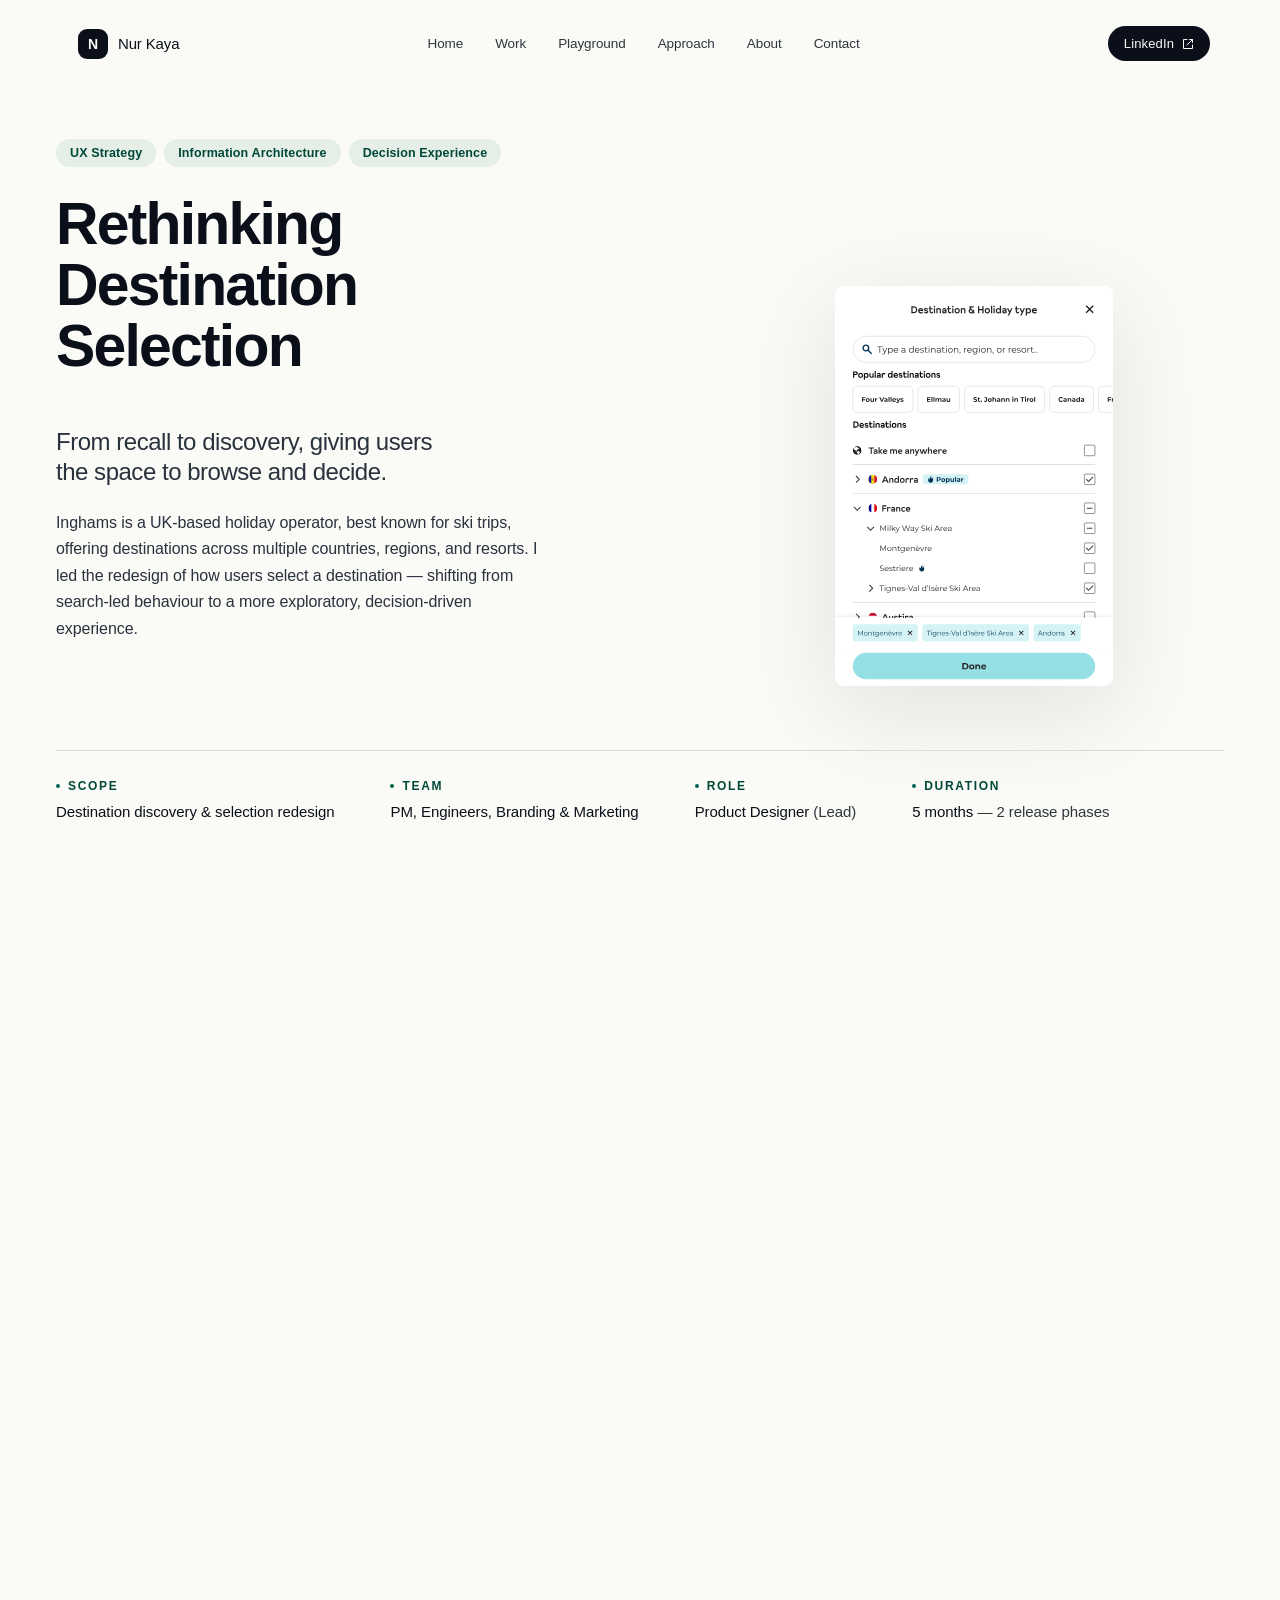
<file: inghams/index.html>
<!DOCTYPE html>
<html lang="en">
<head>
<meta charset="UTF-8">
<meta name="viewport" content="width=device-width, initial-scale=1.0">
<title>Rethinking Destination Selection — Case Study</title>
<link rel="preconnect" href="https://fonts.googleapis.com">
<link rel="preconnect" href="https://api.fontshare.com">
<link href="https://api.fontshare.com/v2/css?f[]=satoshi@300,400,500,600,700,900&f[]=switzer@400,500,600&display=swap" rel="stylesheet">
<link rel="icon" type="image/svg+xml" href="/favicon.svg">
<link rel="stylesheet" href="../portfolio-system.css">
<link rel="stylesheet" href="inghams.css">
</head>
<body>

<!-- TOP NAV — homepage style, in-flow (no scroll effect) -->
  <header class="topbar" id="topbar">
    <div class="topbar-container">
      <a href="../index.html" class="topbar-logo">
        <span class="topbar-logo-mark">N</span>
        <span class="topbar-logo-text">Nur Kaya</span>
      </a>

      <nav class="topbar-links" aria-label="Primary">
        <a href="../index.html#home" class="topbar-link">Home</a>
        <a href="../index.html#work" class="topbar-link">Work</a>
        <a href="../index.html#playground" class="topbar-link">Playground</a>
        <a href="../index.html#approach" class="topbar-link">Approach</a>
        <a href="../index.html#about" class="topbar-link">About</a>
        <a href="../index.html#contact" class="topbar-link">Contact</a>
      </nav>

      <a class="topbar-cta" href="https://www.linkedin.com/in/nur-kaya/" target="_blank" rel="noopener noreferrer" aria-label="LinkedIn profile">
        <span>LinkedIn</span>
        <svg width="14" height="14" viewBox="0 0 24 24" fill="none" aria-hidden="true">
          <path d="M15 3h6v6M10 14L21 3M21 14v7H3V3h7" stroke="currentColor" stroke-width="2" stroke-linecap="round" stroke-linejoin="round"/>
        </svg>
      </a>

      <button class="nav-toggle" aria-label="Open menu" aria-expanded="false" aria-controls="mobile-menu">
        <svg width="24" height="24" viewBox="0 0 24 24" fill="none" aria-hidden="true">
          <path d="M5 17H19M5 12H19M5 7H19" stroke="currentColor" stroke-width="2" stroke-linecap="round" stroke-linejoin="round"/>
        </svg>
      </button>
    </div>
  </header>

  <!-- MOBILE MENU PANEL -->
  <div class="mobile-menu" id="mobile-menu" aria-hidden="true">
    <div class="mobile-menu-backdrop"></div>
    <aside class="mobile-menu-panel" role="dialog" aria-modal="true" aria-label="Navigation">
      <button class="mobile-menu-close" aria-label="Close menu">
        <svg width="20" height="20" viewBox="0 0 20 20" fill="none" stroke="currentColor" stroke-width="1.5" stroke-linecap="round">
          <path d="M5 5l10 10M15 5L5 15"/>
        </svg>
      </button>
      <nav class="mobile-menu-links">
        <a href="../index.html#home">Home</a>
        <a href="../index.html#work">Work</a>
        <a href="../index.html#playground">Playground</a>
        <a href="../index.html#approach">Approach</a>
        <a href="../index.html#about">About</a>
        <a href="../index.html#contact">Contact</a>
      </nav>
      <a class="mobile-menu-cta" href="https://www.linkedin.com/in/nur-kaya/" target="_blank" rel="noopener noreferrer">
        LinkedIn
        <svg width="14" height="14" viewBox="0 0 24 24" fill="none" aria-hidden="true">
          <path d="M15 3h6v6M10 14L21 3M21 14v7H3V3h7" stroke="currentColor" stroke-width="2" stroke-linecap="round" stroke-linejoin="round"/>
        </svg>
      </a>
      <ul class="mobile-menu-socials">
        <li><a href="https://www.linkedin.com/in/nur-kaya/" target="_blank" rel="noopener noreferrer">LinkedIn <span aria-hidden="true">↗</span></a></li>
        <li><a href="https://dribbble.com/NurKaya" target="_blank" rel="noopener noreferrer">Dribbble <span aria-hidden="true">↗</span></a></li>
        <li><a href="mailto:nurkaya.design@gmail.com">Email <span aria-hidden="true">↗</span></a></li>
      </ul>
    </aside>
  </div>

  <!-- ========== SECTION 1: HERO ========== -->
  <section class="hero" data-reveal>
    <div class="hero-left">
      <div class="chip-row">
        <span class="chip">UX Strategy</span>
        <span class="chip">Information Architecture</span>
        <span class="chip">Decision Experience</span>
      </div>

      <div class="hero-copy">
        <h1 class="title">Rethinking Destination Selection</h1>

        <p class="subtitle">From recall to discovery, giving users <br>the space to browse and decide.</p>

        <p class="lede">Inghams is a UK-based holiday operator, best known for ski trips, offering destinations across multiple countries, regions, and resorts. I led the redesign of how users select a destination — shifting from search-led behaviour to a more exploratory, decision-driven experience.</p>

        <div class="hero-image-mobile">
          <img class="asset-img asset-hero" src="HERO_-_NEW.svg" alt="Destination selection redesigned interface">
        </div>
      </div>
    </div>

    <div class="hero-center asset-stage-wrap"><img class="asset-img asset-hero" src="HERO_-_NEW.svg" alt="Destination selection redesigned interface"></div>

    <div class="meta" data-reveal="">
      <div class="meta-item">
        <div class="label">Scope</div>
        <div class="value">Destination discovery &amp; selection redesign</div>
      </div>
      <div class="meta-item">
        <div class="label">Team</div>
        <div class="value">PM, Engineers, Branding &amp; Marketing</div>
      </div>
      <div class="meta-item">
        <div class="label">Role</div>
        <div class="value">Product Designer <span class="sub">(Lead)</span></div>
      </div>
      <div class="meta-item">
        <div class="label">Duration</div>
        <div class="value">5 months <span class="sub">— 2 release phases</span></div>
      </div>
    </div>
  </section>
  <!-- ========== SECTION 2: CONTEXT ========== -->
  <section class="section-2" data-reveal="">
    <div class="stage-wrap asset-stage-wrap"><img class="asset-img asset-old-modal" src="OLD_MODAL.svg" alt="Old destination modal"></div>

    <div class="copy-col">
      <span class="eyebrow">Context + Opportunity</span>

      <h2 class="sec-title">The experience assumed users knew exactly what they were looking for.</h2>

      <p class="body-p">Users typically begin their journey through<strong> a search widget on the homepage and key landing pages.</strong> Clicking the destination field opens a modal used to select where to go.</p><p class="body-p">Travel products often rely on search, but discovery requires visibility — users can’t choose from options they can’t see.</p>

      <div class="insight-stack">
        <div class="insight problem">
          <span class="insight-mark">Problem</span>
          <span class="insight-text">The interface only exposed<strong> top-level destinations</strong> (Countries). Beyond that, users had to recall or guess what was available there.</span>
        </div>
        <div class="insight opportunity">
          <span class="insight-mark">Opportunity</span>
          <span class="insight-text">Exposing <strong>the full destination structure</strong> creates the opportunity to support both direct and browsing behaviour.</span>
        </div>
      </div>
    </div>
  </section>
  <section class="big-statement" data-reveal="">
    <p>Popular countries were surfaced, while better-fit resorts remained hidden deeper in the hierarchy.</p>
  </section>

  <!-- ========== SECTION 3: CHALLENGE + APPROACH ========== -->
  <section class="section-3" data-reveal="">
    <div class="challenge">
      <span class="eyebrow">The Challenge</span>
      <h3 class="sub-title">Increase flexibility without adding complexity.</h3>
      <p class="body-p">The solution needed to introduce more flexible destination discovery <strong>without making a high-traffic entry point feel more complex.</strong></p>

      <ul class="req-list">
        <li class="req-item">
          <span class="req-icon" aria-hidden="true">
		<svg width="32" height="32" viewBox="0 0 32 32" fill="none" xmlns="http://www.w3.org/2000/svg">
<path d="M15.9993 2.66602C16.4998 2.66602 16.9931 2.69313 17.4793 2.74735C17.6534 2.76661 17.8219 2.81996 17.9754 2.90436C18.1288 2.98876 18.2641 3.10255 18.3735 3.23924C18.483 3.37593 18.5644 3.53283 18.6133 3.701C18.6621 3.86917 18.6773 4.0453 18.658 4.21935C18.6388 4.39339 18.5854 4.56194 18.501 4.71537C18.4166 4.86879 18.3028 5.00409 18.1661 5.11354C18.0294 5.22299 17.8725 5.30445 17.7044 5.35326C17.5362 5.40207 17.3601 5.41728 17.186 5.39802C14.9887 5.15221 12.7694 5.59527 10.8349 6.66591C8.90045 7.73656 7.34649 9.38187 6.38797 11.3743C5.42945 13.3667 5.11375 15.6077 5.48454 17.7874C5.85532 19.967 6.89427 21.9776 8.45767 23.541C10.0211 25.1044 12.0317 26.1434 14.2113 26.5142C16.391 26.8849 18.632 26.5692 20.6244 25.6107C22.6168 24.6522 24.2621 23.0982 25.3328 21.1638C26.4034 19.2293 26.8465 17.01 26.6007 14.8127C26.5814 14.6386 26.5966 14.4625 26.6454 14.2943C26.6942 14.1262 26.7757 13.9693 26.8852 13.8326C27.1062 13.5565 27.4278 13.3796 27.7793 13.3407C28.1308 13.3018 28.4834 13.4041 28.7595 13.6252C28.8961 13.7346 29.0099 13.8699 29.0943 14.0233C29.1787 14.1768 29.2321 14.3453 29.2513 14.5193C29.3047 15.0056 29.3318 15.4989 29.3327 15.9993C29.3327 23.3633 23.3633 29.3327 15.9993 29.3327C8.63535 29.3327 2.66602 23.3633 2.66602 15.9993C2.66602 8.63535 8.63535 2.66602 15.9993 2.66602ZM15.9567 10.502C16.0446 10.8443 15.9929 11.2075 15.8132 11.5118C15.6334 11.816 15.3402 12.0365 14.998 12.1247C14.0578 12.371 13.2394 12.9509 12.6954 13.7563C12.1514 14.5617 11.919 15.5375 12.0416 16.5016C12.1642 17.4657 12.6334 18.3523 13.3617 18.9959C14.0899 19.6395 15.0275 19.9962 15.9993 19.9993C16.8864 19.9997 17.7485 19.7052 18.4499 19.1621C19.1513 18.6191 19.6522 17.8583 19.874 16.9993C19.9685 16.6638 20.1907 16.3786 20.4929 16.2049C20.7951 16.0312 21.1533 15.9827 21.4908 16.0699C21.8283 16.157 22.1183 16.3729 22.2986 16.6713C22.4789 16.9696 22.5351 17.3267 22.4553 17.666C22.0463 19.2339 21.0805 20.5993 19.7382 21.507C18.396 22.4148 16.7692 22.8028 15.1617 22.5987C13.5542 22.3945 12.0761 21.6121 11.0034 20.3977C9.93065 19.1832 9.33678 17.6197 9.33268 15.9993C9.33245 14.5212 9.82348 13.0849 10.7286 11.9162C11.6337 10.7476 12.9015 9.91289 14.3327 9.54335C14.5023 9.49964 14.6788 9.48977 14.8522 9.51429C15.0256 9.53882 15.1925 9.59726 15.3433 9.68628C15.4941 9.77531 15.6259 9.89317 15.7311 10.0331C15.8364 10.1731 15.913 10.3324 15.9567 10.502ZM24.6713 2.83535C24.9147 2.93625 25.1227 3.107 25.2692 3.32603C25.4156 3.54506 25.4938 3.80255 25.494 4.06602V6.50602H27.9327C28.1963 6.50607 28.4541 6.5843 28.6733 6.73081C28.8925 6.87733 29.0634 7.08554 29.1643 7.32914C29.2651 7.57274 29.2915 7.84079 29.2401 8.09939C29.1887 8.35799 29.0618 8.59555 28.8753 8.78202L24.1593 13.4927C23.9094 13.7427 23.5703 13.8833 23.2167 13.8833H19.9993L17.562 16.322C17.3118 16.5722 16.9725 16.7128 16.6187 16.7128C16.2649 16.7128 15.9255 16.5722 15.6753 16.322C15.4252 16.0718 15.2846 15.7325 15.2846 15.3787C15.2846 15.0249 15.4252 14.6855 15.6753 14.4353L18.114 11.9993V8.78068C18.1141 8.42709 18.2546 8.08801 18.5047 7.83802L23.218 3.12335C23.4045 2.93677 23.6421 2.80969 23.9008 2.75819C24.1595 2.70669 24.4276 2.73308 24.6713 2.83402M22.8273 7.28335L20.7807 9.33268V11.218H22.666L24.714 9.17135H24.1607C23.8071 9.17135 23.4679 9.03087 23.2179 8.78082C22.9678 8.53078 22.8273 8.19164 22.8273 7.83802V7.28335Z" fill="#0F766E"/>
	</svg>
          </span>
          <span class="req-text">Users arrived with very different levels of trip intent — from knowing exactly where to go, to having no destination in mind at all.</span>
        </li>
        <li class="req-item">
          <span class="req-icon" aria-hidden="true">
			<svg width="32" height="32" viewBox="0 0 28 28" fill="none" xmlns="http://www.w3.org/2000/svg">
<path d="M6.595 2.0837C6.71706 2.14693 6.81939 2.2425 6.89082 2.35995C6.96224 2.47741 7.00001 2.61223 7 2.7497C7 3.9197 7.403 4.5977 7.867 5.2687C7.911 5.3327 7.957 5.39803 8.005 5.4647C8.448 6.0927 9 6.8727 9 7.9997C9 8.45933 8.90947 8.91445 8.73358 9.33909C8.55769 9.76373 8.29988 10.1496 7.97487 10.4746C7.64987 10.7996 7.26403 11.0574 6.83939 11.2333C6.41475 11.4092 5.95963 11.4997 5.5 11.4997C5.04037 11.4997 4.58525 11.4092 4.16061 11.2333C3.73597 11.0574 3.35013 10.7996 3.02513 10.4746C2.70012 10.1496 2.44231 9.76373 2.26642 9.33909C2.09053 8.91445 2 8.45933 2 7.9997C2 7.1767 2.084 6.2797 2.649 5.2797C3.201 4.3027 4.175 3.2937 5.819 2.1367C5.93114 2.05777 6.06278 2.01109 6.19959 2.00174C6.33641 1.9924 6.47317 2.02075 6.595 2.0837ZM9.222 5.4737C10.0918 4.90613 11.0941 4.57408 12.1307 4.51002C13.1674 4.44597 14.2029 4.6521 15.136 5.10826C16.0691 5.56442 16.8678 6.25499 17.4539 7.11239C18.0401 7.9698 18.3936 8.96468 18.48 9.9997H15.751C14.7564 9.9997 13.8026 10.3948 13.0993 11.0981C12.3961 11.8013 12.001 12.7551 12.001 13.7497V16.4797C11.3046 16.4216 10.6237 16.2422 9.989 15.9497C9.973 16.4387 9.939 16.9727 9.889 17.5327C10.5676 17.7838 11.279 17.9354 12.001 17.9827V20.2497C12.001 21.2443 12.3961 22.1981 13.0993 22.9014C13.8026 23.6046 14.7564 23.9997 15.751 23.9997H22.251C23.2456 23.9997 24.1994 23.6046 24.9027 22.9014C25.6059 22.1981 26.001 21.2443 26.001 20.2497V13.7497C26.001 12.7551 25.6059 11.8013 24.9027 11.0981C24.1994 10.3948 23.2456 9.9997 22.251 9.9997H19.985C19.8978 8.69199 19.4695 7.42996 18.7427 6.33935C18.0158 5.24874 17.0159 4.36763 15.8425 3.78382C14.6691 3.2 13.3632 2.93386 12.0549 3.01192C10.7466 3.08998 9.48165 3.5095 8.386 4.2287C8.476 4.3827 8.578 4.5367 8.691 4.6997C8.729 4.75637 8.77233 4.8177 8.821 4.8837C8.939 5.0497 9.08 5.2457 9.222 5.4737ZM22.252 11.4997C22.8487 11.4997 23.421 11.7368 23.843 12.1587C24.2649 12.5807 24.502 13.153 24.502 13.7497V20.2497C24.502 20.8464 24.2649 21.4187 23.843 21.8407C23.421 22.2626 22.8487 22.4997 22.252 22.4997H15.752C15.1553 22.4997 14.583 22.2626 14.161 21.8407C13.7391 21.4187 13.502 20.8464 13.502 20.2497V17.9337C15.1309 17.7138 16.6426 16.9652 17.8048 15.8028C18.967 14.6405 19.7154 13.1287 19.935 11.4997H22.252ZM13.502 16.4167V13.7497C13.502 13.153 13.7391 12.5807 14.161 12.1587C14.583 11.7368 15.1553 11.4997 15.752 11.4997H18.418C18.2098 12.7281 17.6246 13.8613 16.7436 14.7423C15.8626 15.6233 14.7304 16.2085 13.502 16.4167ZM2 15.2867C2 14.2837 2.08 13.0387 2.516 12.0127C3.349 12.6327 4.382 12.9997 5.5 12.9997C6.57604 13.0013 7.62365 12.6543 8.486 12.0107C8.921 13.0377 9 14.2847 9 15.2867C9 16.9497 8.736 19.4967 8.252 21.6367C8.012 22.7047 7.706 23.7157 7.329 24.4767C7.142 24.8567 6.917 25.2137 6.642 25.4867C6.365 25.7607 5.982 25.9997 5.502 25.9997C5.022 25.9997 4.64 25.7607 4.363 25.4857C4.088 25.2137 3.863 24.8567 3.675 24.4777C3.298 23.7157 2.992 22.7047 2.75 21.6377C2.265 19.4967 2 16.9497 2 15.2877" fill="#0F766E"/>
			</svg>
          </span>
          <span class="req-text">Three levels of hierarchy needed to be accessible without the modal feeling heavier than before.</span>
        </li>
        <li class="req-item">
          <span class="req-icon" aria-hidden="true">
		<svg width="32" height="32" viewBox="0 0 32 32" fill="none" xmlns="http://www.w3.org/2000/svg">
<path fill-rule="evenodd" clip-rule="evenodd" d="M20.0013 10.2277C20.0018 11.0552 19.7455 11.8625 19.2679 12.5383C18.7903 13.2141 18.1149 13.7252 17.3347 14.001V16.8944H21.3347C22.3955 16.8944 23.413 17.3158 24.1631 18.0659C24.9132 18.8161 25.3347 19.8335 25.3347 20.8944V22.4544C26.2247 22.7689 26.9748 23.3879 27.4525 24.2021C27.9302 25.0162 28.1047 25.973 27.9451 26.9034C27.7855 27.8338 27.3022 28.6777 26.5805 29.2862C25.8588 29.8946 24.9453 30.2283 24.0013 30.2283C23.0574 30.2283 22.1439 29.8946 21.4222 29.2862C20.7005 28.6777 20.2172 27.8338 20.0576 26.9034C19.898 25.973 20.0725 25.0162 20.5502 24.2021C21.0279 23.3879 21.778 22.7689 22.668 22.4544V20.8944C22.668 20.5407 22.5275 20.2016 22.2775 19.9515C22.0274 19.7015 21.6883 19.561 21.3347 19.561H10.668C10.3144 19.561 9.97525 19.7015 9.7252 19.9515C9.47515 20.2016 9.33467 20.5407 9.33467 20.8944V22.4544C10.2247 22.7689 10.9748 23.3879 11.4525 24.2021C11.9302 25.0162 12.1047 25.973 11.9451 26.9034C11.7855 27.8338 11.3022 28.6777 10.5805 29.2862C9.85883 29.8946 8.94528 30.2283 8.00134 30.2283C7.0574 30.2283 6.14386 29.8946 5.42218 29.2862C4.7005 28.6777 4.21716 27.8338 4.05759 26.9034C3.89803 25.973 4.07251 25.0162 4.5502 24.2021C5.02788 23.3879 5.77802 22.7689 6.66801 22.4544V20.8944C6.66801 19.8335 7.08944 18.8161 7.83958 18.0659C8.58973 17.3158 9.60714 16.8944 10.668 16.8944H14.668V14.001C13.9762 13.7568 13.3649 13.3271 12.9008 12.7588C12.4368 12.1906 12.1379 11.5057 12.0368 10.7791C11.9358 10.0524 12.0364 9.31198 12.3278 8.63868C12.6192 7.96538 13.0901 7.38515 13.689 6.96143C14.2879 6.5377 14.9918 6.28679 15.7237 6.23612C16.4555 6.18545 17.1873 6.33697 17.8389 6.67413C18.4904 7.01128 19.0368 7.52109 19.4182 8.14781C19.7996 8.77453 20.0013 9.49404 20.0013 10.2277ZM16.0013 8.89435C15.6477 8.89435 15.3086 9.03483 15.0585 9.28488C14.8085 9.53492 14.668 9.87406 14.668 10.2277C14.668 10.5813 14.8085 10.9204 15.0585 11.1705C15.3086 11.4205 15.6477 11.561 16.0013 11.561C16.355 11.561 16.6941 11.4205 16.9442 11.1705C17.1942 10.9204 17.3347 10.5813 17.3347 10.2277C17.3347 9.87406 17.1942 9.53492 16.9442 9.28488C16.6941 9.03483 16.355 8.89435 16.0013 8.89435ZM8.00134 24.8944C7.64772 24.8944 7.30858 25.0348 7.05853 25.2849C6.80848 25.5349 6.66801 25.8741 6.66801 26.2277C6.66801 26.5813 6.80848 26.9204 7.05853 27.1705C7.30858 27.4205 7.64772 27.561 8.00134 27.561C8.35496 27.561 8.6941 27.4205 8.94415 27.1705C9.1942 26.9204 9.33467 26.5813 9.33467 26.2277C9.33467 25.8741 9.1942 25.5349 8.94415 25.2849C8.6941 25.0348 8.35496 24.8944 8.00134 24.8944ZM24.0013 24.8944C23.6477 24.8944 23.3086 25.0348 23.0585 25.2849C22.8085 25.5349 22.668 25.8741 22.668 26.2277C22.668 26.5813 22.8085 26.9204 23.0585 27.1705C23.3086 27.4205 23.6477 27.561 24.0013 27.561C24.355 27.561 24.6941 27.4205 24.9442 27.1705C25.1942 26.9204 25.3347 26.5813 25.3347 26.2277C25.3347 25.8741 25.1942 25.5349 24.9442 25.2849C24.6941 25.0348 24.355 24.8944 24.0013 24.8944Z" fill="#0F766E"/>
		</svg>
          </span>
          <span class="req-text">Introducing holiday type as a new entry point — without disrupting the destination experience.</span>
        </li>
      </ul>
    </div>

    <div class="approach-panel">
      <div class="approach-head">
        <span class="eyebrow">My Approach</span>
        <h3 class="sub-title">Start with structure.<br>Build discovery on top.</h3>
      </div>

      <p class="body-p" style="margin-bottom: 28px;">I proposed splitting the work <strong>into two phases</strong> — validating a structured model first, before expanding into a broader discovery experience.</p>
	<div class="phases">

  <div class="phase">
    <div class="phase-title-block">
      <h4 class="phase-title-new">Phase 1: Full Destination Hierarchy</h4>
    </div>

    <div class="phase-content">
      <div class="phase-desc">
        Introduce the full destination list — country, region and resort — so users access these directly without relying on search.
      </div>

      <img class="asset-img asset-phase" src="My_approach_-_Phase_1.svg" alt="Phase 1 structure preview">
    </div>
  </div>

  <div class="phase">
    <div class="phase-title-block">
      <h4 class="phase-title-new">Phase 2: Discovery &amp; Intent</h4>
    </div>
    
    <div class="phase-content">
      <div class="phase-desc">
        Expand the entry point beyond destination selection — users define what they want and where they go in one flow.
      </div>

      <img class="asset-img asset-phase" src="My_approach_-_Phase_2.svg" alt="Phase 2 discovery preview">
    </div>
  </div>

</div>
    </div>

    <!-- Design Principles — section-3'ün son elemanı, full-width
         dikey liste. approach-panel'in altında, beyaz sayfa bg
         üzerinde duruyor. -->
    <div class="design-principles">
      <span class="eyebrow">Design Principles</span>
      <ul class="principles-grid" data-reveal-stagger>
        <li class="principle">
          <span class="principle-icon"><img src="designprinciples_1.svg" alt="" width="32" height="32"></span>
          <p class="principle-text">Discovery over recall — don't rely on users knowing exact destinations.</p>
        </li>
        <li class="principle">
          <span class="principle-icon"><img src="designprinciples_2.svg" alt="" width="32" height="32"></span>
          <p class="principle-text">Show depth only when users ask for it.</p>
        </li>
        <li class="principle">
          <span class="principle-icon"><img src="designprinciples_3.svg" alt="" width="32" height="32"></span>
          <p class="principle-text">Selection supports exploration — don't interrupt the flow.</p>
        </li>
      </ul>
    </div>
  </section>

  <!-- ========== SECTION 4: WORKSHOP EXPLORATION ========== -->
  <section class="section-5" data-reveal="">
    <div class="workshop-head">
      <div class="left">
        <span class="eyebrow">Workshop Exploration</span>
        <h2 class="sec-title">Designing the destination hierarchy
</h2>
      </div>

      <div class="right">
        
        <p class="body-p">A key decision in Phase 1 was how much of the destination hierarchy to expose. To explore this, I ran a workshop with the team, focusing on the trade-off between simplicity and depth.</p>
        
      </div>
    </div>

    <!-- TWO OPTION CARDS -->
    <div class="options-row" data-reveal-stagger="">

      <!-- OPTION 1 — NOT CHOSEN -->
      <article class="option not-chosen">
        <div class="option-head">
          <span class="option-tag">Option 01</span>
          <span class="declined-pill">Explored</span>
        </div>
        <h3 class="option-title">Region level only</h3>
        <p class="option-desc">More flexibility within the modal, but still required users to know specific resort names. Is this enough at the entry point?</p>

        <div class="preview-stage">
          <img class="asset-img" src="Option_1_Split_View.svg" alt="Option 1 - Split view">
          <img class="asset-img" src="Option_1_Split_View_-_Open.svg" alt="Option 1 - Split view open">
        </div>

        <!-- PREVIEW: split view -->
	
        <!-- PROS / CONS -->
        

        <!-- INSIGHT -->
        
      </article>

      <!-- OPTION 2 — CHOSEN -->
      <article class="option chosen">
        <div class="option-head">
          <span class="option-tag">Option 02</span>
          <span class="selected-pill">
            <svg viewBox="0 0 24 24" fill="none" stroke="currentColor" stroke-width="3" stroke-linecap="round"
              stroke-linejoin="round">
              <path d="M20 6 9 17l-5-5"></path>
            </svg>
            Selected
          </span>
        </div>
        <h3 class="option-title">Region + Resort</h3>
        <p class="option-desc">Exposes the full destination hierarchy, reducing guesswork while introducing additional interaction layers.</p>

        <div class="preview-stage">
          <img class="asset-img" src="Option_2_Drill_Down.svg" alt="Option 2 - Drill down">
          <img class="asset-img" src="Option_2_Drill_Down_-_Open.svg" alt="Option 2 - Drill down open">
        </div>

        <!-- PROS / CONS -->
        

        <!-- INSIGHT -->
        
      </article>

    </div>

    <!-- FINAL DECISION -->
    <div class="final-decision">
      <div class="final-decision-header">
        <div class="final-decision-label">Final Decision</div>
        <span class="final-decision-meta">Workshop close</span>
      </div>
      <p class="final-decision-body">The team aligned on a <strong>region + resort model</strong>, with the key challenge being how to balance deeper navigation with a lightweight experience. The solution was progressive disclosure — <strong>revealing each level only when needed.</strong></p>
    </div>
  </section>

  <!-- ========== SECTION 5: SELECTIONS TRAY ========== -->
  <section class="section-6" data-reveal="">

    <div class="tray-head">
      <div class="left">
        <span class="eyebrow">Selections Tray Design</span>
        <h3>How should we show the selection?</h3>
        <p class="body-p">In the existing experience, <strong>selecting a destination closed the modal immediately</strong>. Adding another destination meant reopening the modal and repeating the process.</p>
        <p class="body-p"><strong>A persistent selection tray</strong> was added to the bottom of the modal. This allows selections to be reviewed and adjusted before continuing.</p>
      </div>
    </div>
<div class="tray-options" data-reveal-stagger="">
      <article class="tray-option not-chosen">
        <div class="tray-option-copy"><div class="tray-label-row"><span class="tray-pill explored">Explored</span></div></div>
        <div class="tray-preview asset-preview"><img class="asset-img" src="Tray_-Explored.svg" alt="Explored tray option"></div>
      </article>
      <article class="tray-option chosen">
        <div class="tray-option-copy"><div class="tray-label-row"><span class="tray-pill selected">Selected</span></div></div>
        <div class="tray-preview asset-preview"><img class="asset-img" src="Tray_-_Selected.svg" alt="Selected tray option"></div>
      </article>
    </div>
  </section>

  <!-- ========== SECTION 6: SOLUTION PHASE 1 ========== -->
  <section class="section-7" data-reveal="">

    <div class="solution-head">
      <div class="left">
        <span class="eyebrow">Phase 1: Structure &amp; Clarity</span>
        <h3>A multi-level destination selection experience.</h3>
      </div>
      <div class="right">
        <p class="solution-intro">Users can now navigate through the destination hierarchy (country → region → resort) and select multiple options without starting over. Prototyped the interaction in <strong>Figma Make</strong> to validate the flow before development.</p>

        <a href="#" class="solution-cta" target="_blank" rel="noopener noreferrer">
          View live product
          <svg viewBox="0 0 24 24" fill="none" stroke="currentColor" stroke-width="2" aria-hidden="true">
            <path d="M15 3h6v6M10 14L21 3M21 14v7H3V3h7"></path>
          </svg>
        </a>
      </div>
    </div>

    <!-- DEVICE STRIP: 4 mobile screens -->
    <div class="device-strip">
      <div class="device-wrap"><div class="device"><div class="device-screen asset-device-screen"><img onerror="this.style.display='none'" class="asset-img" src="Screen 1.svg" alt="Opening the modal"></div></div><span class="device-caption"><span class="step">01 —</span>Opening the modal</span></div>
      <div class="device-wrap"><div class="device"><div class="device-screen asset-device-screen"><img onerror="this.style.display='none'" class="asset-img" src="Screen 2.svg" alt="Exploring regions and resorts"></div></div><span class="device-caption"><span class="step">02 —</span>Exploring regions &amp; resorts</span></div>
      <div class="device-wrap"><div class="device"><div class="device-screen asset-device-screen"><img onerror="this.style.display='none'" class="asset-img" src="Screen 3.svg" alt="Selections on the tray"></div></div><span class="device-caption"><span class="step">03 —</span>Selections on the tray</span></div>
      <div class="device-wrap"><div class="device"><div class="device-screen asset-device-screen"><img onerror="this.style.display='none'" class="asset-img" src="Screen 4.svg" alt="Confirming the destination"></div></div><span class="device-caption"><span class="step">04 —</span>Confirming the destination</span></div>
    </div>
    <div class="iterations-progress" data-gallery-progress aria-hidden="true">
      <div class="iterations-progress-bar"></div>
    </div>
  </section>

  <!-- ========== SECTION 7: KEY FINDINGS ========== -->
  <section class="section-4" data-reveal="">
    <div class="findings-head">
      <div>
        <span class="eyebrow">Post-Launch Findings</span>
        <h2 class="sec-title" style="margin-bottom: 0;">Browsing became<br>the primary path.</h2>
      </div>
      <div class="findings-head-right">
        <p class="findings-desc">After launch, I reviewed 45 user sessions to understand how the new flow was actually being used — comparing structured browsing against free-text search and tracking how users moved through the hierarchy.</p>
        <p class="tldr">This shift <strong>reduced reliance on prior knowledge</strong>, but raised a question — are <strong>popular destination tags</strong> still doing enough?</p>
      </div>
    </div>

    <!-- Stat cards -->
    <div class="stat-row" data-reveal-stagger="">
      <!-- PRIMARY -->
      <div class="stat-card primary">
        <div class="stat-card-label">
          <span class="dot"></span>
          Primary path
        </div>
        <span class="stat-card-num">51<span style="font-size:0.55em; font-weight:400;">%</span></span>
        <p class="stat-card-caption">
          of users chose the <strong>structured list</strong> to select their destination.
        </p>
      </div>

      <!-- SECONDARY -->
      <div class="stat-card">
        <div class="stat-card-label">
          <span class="dot"></span>Depth of exploration</div>
        <span class="stat-card-num">~33%</span>
        <p class="stat-card-caption">navigated <strong>beyond country level</strong> (region or resort).</p>
      </div>

      <!-- TERTIARY -->
      <div class="stat-card">
        <div class="stat-card-label">
          <span class="dot"></span>
          Cross-method behaviour
        </div>
        <span class="stat-card-num">13<span style="font-size:0.55em; font-weight:400;">%</span></span>
        <p class="stat-card-caption">
          of users <strong>combined both methods</strong> — validating flexibility.
        </p>
      </div>

      <!-- QUATERNARY -->
      <div class="stat-card">
        <div class="stat-card-label">
          <span class="dot"></span>
          Popular Destinations
        </div>
        <span class="stat-card-num">17<span style="font-size:0.55em; font-weight:400;">%</span></span>
        <p class="stat-card-caption">
          selected from the <strong>structured list</strong> even when popular destinations were visible.
        </p>
      </div>
    </div>
  </section>
  <!-- ========== SECTION 8: PHASE 2 ========== -->
  <section class="section-8" data-reveal="">

    <div class="phase2-head">
      <div class="left">
        <span class="eyebrow">Phase 2: Discovery &amp; Intent</span>
        <h3>Beyond destination selection</h3>
        <p class="phase2-intro">This extends the model by introducing a second way to start<strong> — allowing users to
            begin with what they’re looking for, </strong>while still allowing direct destination selection within a
          single interaction.</p>
      </div>

      <div class="right">
        <div class="phase2-mocks">
          <img class="asset-img" src="Phase_2_-_Closed.svg" alt="Phase 2 - Closed state">
          <img class="asset-img" src="Phase_2_-_Open.svg" alt="Phase 2 - Open state">
        </div>
      </div>
    </div>

    <!-- Three considerations -->
    <div class="considerations" data-reveal-stagger="">
      <div class="consideration">
        <span class="consideration-icon">
		<svg width="32" height="32" viewBox="0 0 32 32" fill="none" xmlns="http://www.w3.org/2000/svg">
<path fill-rule="evenodd" clip-rule="evenodd" d="M16 5.33328C15.4747 5.33328 14.9546 5.43674 14.4693 5.63776C13.984 5.83878 13.543 6.13342 13.1716 6.50485C12.8001 6.87629 12.5055 7.31724 12.3045 7.80254C12.1035 8.28785 12 8.80799 12 9.33328C12 9.85857 12.1035 10.3787 12.3045 10.864C12.5055 11.3493 12.8001 11.7903 13.1716 12.1617C13.543 12.5331 13.984 12.8278 14.4693 13.0288C14.9546 13.2298 15.4747 13.3333 16 13.3333C17.0609 13.3333 18.0783 12.9119 18.8284 12.1617C19.5786 11.4116 20 10.3941 20 9.33328C20 8.27241 19.5786 7.255 18.8284 6.50485C18.0783 5.75471 17.0609 5.33328 16 5.33328ZM9.33333 9.33328C9.33359 8.07191 9.69169 6.83649 10.366 5.77051C11.0404 4.70453 12.0033 3.85174 13.143 3.31118C14.2827 2.77062 15.5523 2.56448 16.8045 2.71669C18.0566 2.8689 19.2399 3.37323 20.2169 4.17109C21.1939 4.96895 21.9244 6.02761 22.3238 7.22411C22.7231 8.4206 22.7748 9.70584 22.4728 10.9305C22.1709 12.1552 21.5277 13.2691 20.6179 14.1429C19.7082 15.0166 18.5692 15.6143 17.3333 15.8666V22.6666C17.3333 23.0202 17.1929 23.3594 16.9428 23.6094C16.6928 23.8595 16.3536 23.9999 16 23.9999C15.6464 23.9999 15.3072 23.8595 15.0572 23.6094C14.8071 23.3594 14.6667 23.0202 14.6667 22.6666V15.8666C13.1608 15.5592 11.8075 14.741 10.8356 13.5505C9.86371 12.3599 9.33302 10.8701 9.33333 9.33328ZM12.652 21.4666C12.6785 21.6398 12.6707 21.8165 12.6288 21.9866C12.587 22.1568 12.5121 22.317 12.4083 22.4582C12.3046 22.5993 12.174 22.7187 12.0241 22.8093C11.8742 22.9 11.7079 22.9602 11.5347 22.9866C9.83067 23.2453 8.47733 23.6386 7.588 24.0733C5.96133 24.8693 7.86267 25.4413 8.85467 25.7506C10.624 26.3039 13.1507 26.6666 16 26.6666C18.8493 26.6666 21.376 26.3039 23.1453 25.7506C24.144 25.4386 26.0387 24.8706 24.412 24.0733C23.5227 23.6386 22.1693 23.2466 20.4653 22.9866C20.2902 22.9626 20.1216 22.904 19.9694 22.8142C19.8171 22.7244 19.6842 22.6053 19.5784 22.4637C19.4726 22.3221 19.3961 22.1609 19.3531 21.9894C19.3102 21.818 19.3018 21.6397 19.3284 21.465C19.355 21.2902 19.4161 21.1225 19.5081 20.9716C19.6001 20.8207 19.7212 20.6896 19.8643 20.5859C20.0075 20.4822 20.1698 20.408 20.3419 20.3676C20.514 20.3272 20.6923 20.3214 20.8667 20.3506C22.7173 20.6306 24.3627 21.0799 25.5853 21.6786C26.764 22.2559 28 23.2279 28 24.6666C28 25.7479 27.3013 26.5333 26.6213 27.0359C23.7547 29.1533 19.3813 29.3333 16 29.3333C12.9573 29.3333 10.1507 28.9493 8.06 28.2959C6.39333 27.7759 4 26.7493 4 24.6666C4 23.2266 5.236 22.2559 6.41467 21.6799C7.63733 21.0799 9.284 20.6319 11.132 20.3506C11.3052 20.3241 11.4819 20.332 11.652 20.3738C11.8222 20.4156 11.9824 20.4905 12.1236 20.5943C12.2647 20.698 12.3841 20.8286 12.4747 20.9785C12.5654 21.1284 12.6256 21.2934 12.652 21.4666Z" fill="#0F766E"/>
		</svg>
        </span>
        <h4 class="consideration-title">Where to place it</h4>
        <p class="consideration-desc">We first explored introducing this within the widget, but it added too much complexity at the entry point. Keeping it inside the modal allowed the interaction to expand without affecting the initial step.</p>
      </div>

      <div class="consideration">
        <span class="consideration-icon">
		<svg width="32" height="32" viewBox="0 0 32 32" fill="none" xmlns="http://www.w3.org/2000/svg">
<path fill-rule="evenodd" clip-rule="evenodd" d="M15.9993 4C16.353 4 16.6921 4.14048 16.9422 4.39052C17.1922 4.64057 17.3327 4.97971 17.3327 5.33333V6.66667H18.3513C18.7651 6.66669 19.1732 6.76301 19.5433 6.948L21.6473 8H26.666C27.0196 8 27.3588 8.14048 27.6088 8.39052C27.8589 8.64057 27.9993 8.97971 27.9993 9.33333C27.9993 9.68696 27.8589 10.0261 27.6088 10.2761C27.3588 10.5262 27.0196 10.6667 26.666 10.6667H26.1567L29.1913 16.7373C29.2847 16.9227 29.3327 17.1267 29.3327 17.3333C29.3327 18.7478 28.7708 20.1044 27.7706 21.1046C26.7704 22.1048 25.4138 22.6667 23.9993 22.6667C22.5849 22.6667 21.2283 22.1048 20.2281 21.1046C19.2279 20.1044 18.666 18.7478 18.666 17.3333C18.666 17.1267 18.714 16.9227 18.8073 16.7373L21.842 10.6667H21.6473C21.2336 10.6666 20.8255 10.5703 20.4553 10.3853L18.3513 9.33333H17.3327V25.3333H21.3327C21.6863 25.3333 22.0254 25.4738 22.2755 25.7239C22.5255 25.9739 22.666 26.313 22.666 26.6667C22.666 27.0203 22.5255 27.3594 22.2755 27.6095C22.0254 27.8595 21.6863 28 21.3327 28H10.666C10.3124 28 9.97325 27.8595 9.72321 27.6095C9.47316 27.3594 9.33268 27.0203 9.33268 26.6667C9.33268 26.313 9.47316 25.9739 9.72321 25.7239C9.97325 25.4738 10.3124 25.3333 10.666 25.3333H14.666V9.33333H13.6473L11.5433 10.3853C11.1732 10.5703 10.7651 10.6666 10.3513 10.6667H10.1567L13.1913 16.7373C13.2841 16.9223 13.3325 17.1264 13.3327 17.3333C13.3327 18.7478 12.7708 20.1044 11.7706 21.1046C10.7704 22.1048 9.41384 22.6667 7.99935 22.6667C6.58486 22.6667 5.22831 22.1048 4.22811 21.1046C3.22792 20.1044 2.66602 18.7478 2.66602 17.3333C2.66624 17.1264 2.71462 16.9223 2.80735 16.7373L5.84202 10.6667H5.33268C4.97906 10.6667 4.63992 10.5262 4.38987 10.2761C4.13982 10.0261 3.99935 9.68696 3.99935 9.33333C3.99935 8.97971 4.13982 8.64057 4.38987 8.39052C4.63992 8.14048 4.97906 8 5.33268 8H10.3513L12.4553 6.948C12.8255 6.76301 13.2336 6.66669 13.6473 6.66667H14.666V5.33333C14.666 4.97971 14.8065 4.64057 15.0565 4.39052C15.3066 4.14048 15.6457 4 15.9993 4ZM7.99935 12.3147L5.34735 17.6173C5.41636 18.2726 5.72551 18.8791 6.21521 19.3199C6.7049 19.7608 7.34046 20.0047 7.99935 20.0047C8.65824 20.0047 9.29379 19.7608 9.78349 19.3199C10.2732 18.8791 10.5823 18.2726 10.6513 17.6173L7.99935 12.3147ZM23.9993 12.3147L21.3473 17.6173C21.4146 18.2544 21.7089 18.8459 22.1764 19.2837C22.6439 19.7216 23.2535 19.9766 23.8935 20.002C24.5336 20.0274 25.1614 19.8216 25.6621 19.4221C26.1629 19.0227 26.5032 18.4563 26.6207 17.8267L26.6513 17.6187L23.9993 12.3147Z" fill="#0F766E"/>
		</svg>

        </span>
        <h4 class="consideration-title">Balancing inspiration &amp; control</h4>
        <p class="consideration-desc">More visual layouts were explored, but they <strong>competed with the selection task. </strong>The interface stays focused on clarity, with inspiration supporting rather than leading.</p>
      </div>

      <div class="consideration">
        <span class="consideration-icon">
		<svg width="32" height="32" viewBox="0 0 32 32" fill="none" xmlns="http://www.w3.org/2000/svg">
<path fill-rule="evenodd" clip-rule="evenodd" d="M6.66667 8.0013C6.66667 8.7813 8.4 9.38397 8.92533 9.5813C10.672 10.2346 13.1733 10.668 16 10.668C18.8267 10.668 21.3293 10.236 23.0747 9.5813C23.5987 9.38397 25.3333 8.7813 25.3333 8.0013C25.3333 7.2213 23.6 6.61864 23.0747 6.4213C21.328 5.76797 18.8267 5.33464 16 5.33464C13.1733 5.33464 10.6707 5.76664 8.92533 6.4213C8.40133 6.61864 6.66667 7.2213 6.66667 8.0013ZM24.7293 11.784C24.493 11.8895 24.2533 11.9873 24.0107 12.0773C21.896 12.8733 19.064 13.3346 16 13.3346C12.936 13.3346 10.104 12.872 7.98933 12.0786C7.74621 11.9882 7.50609 11.8899 7.26933 11.784C8.25067 14.7346 10.34 17.028 12.8867 18.06C13.8667 18.4546 14.6667 19.412 14.6667 20.6253V26.2933L17.3333 25.6266V20.6253C17.3333 19.412 18.1333 18.456 19.1133 18.06C21.66 17.028 23.7493 14.7346 24.7293 11.784ZM4 8.0013C4 13.6866 7.21867 18.6413 11.8867 20.5306C11.9265 20.5473 11.9618 20.5734 11.9893 20.6066L12 20.6266V26.2933C12.0001 26.6985 12.0925 27.0984 12.2702 27.4625C12.4479 27.8267 12.7063 28.1455 13.0257 28.3949C13.3451 28.6442 13.7171 28.8175 14.1135 28.9016C14.5099 28.9856 14.9202 28.9782 15.3133 28.88L17.98 28.2133C18.5567 28.0692 19.0687 27.7365 19.4347 27.2681C19.8006 26.7997 19.9996 26.2224 20 25.628V20.628L20.0107 20.608C20.0382 20.5747 20.0735 20.5486 20.1133 20.532C24.7827 18.6413 28 13.6866 28 8.0013C28 6.93064 27.4173 6.07064 26.7133 5.44664C26.0067 4.8213 25.0627 4.31864 24.0107 3.92397C21.896 3.13064 19.064 2.66797 16 2.66797C12.936 2.66797 10.104 3.13064 7.98933 3.92397C6.936 4.31864 5.992 4.8213 5.28667 5.44664C4.58267 6.07064 4 6.93064 4 8.0013Z" fill="#0F766E"/>
		</svg>
        </span>
        <h4 class="consideration-title">Defining the right level of input</h4>
        <p class="consideration-desc">I pushed back on including facilities alongside holiday type and “best for” tags which already covers these broadly, and detailed inputs are more useful later.</p>
      </div>
    </div>

    <!-- Targeted user groups -->
    <div class="targeted-groups" data-reveal-stagger>
      <div class="targeted-groups-head">
        <h4 class="targeted-groups-title">Designed for different browsing behaviours.</h4>
      </div>
      <div class="targeted-groups-grid">
        <div class="targeted-group">
          <span class="targeted-group-num">01</span>
          <p class="targeted-group-text">Those who <strong>know exactly where</strong> to go.</p>
        </div>
        <div class="targeted-group">
          <span class="targeted-group-num">02</span>
          <p class="targeted-group-text">Those <strong>exploring</strong>, unsure which country fits.</p>
        </div>
        <div class="targeted-group">
          <span class="targeted-group-num">03</span>
          <p class="targeted-group-text">Those starting with a <strong>holiday type</strong> in mind.</p>
        </div>
      </div>
    </div>

  </section>

  <!-- ========== SECTION 9: MY CONTRIBUTION ========== -->
  <!-- ========== MY CONTRIBUTION ========== -->
  <section class="section section-9" data-reveal>
    <div class="section-head contrib-head">
      <div class="left">
        <span class="eyebrow">My Contribution</span>
        <h3>Decisions that shaped the outcome.</h3>
      </div>
      <div class="right">
        <p class="body-p">Leading this project from brief to launch, my focus was on the <strong>decision-making experience</strong> — not just what to show, but how users would move through it.</p>
      </div>
    </div>

    <ul class="contrib-list-new" data-reveal-stagger>
      <li class="contrib-item-new">
        <span class="contrib-marker-new">01</span>
        <p class="contrib-text-new"><strong>Reframed the brief</strong> from increasing discoverability to redesigning how users explore, select, and commit to a destination.</p>
      </li>
      <li class="contrib-item-new">
        <span class="contrib-marker-new">02</span>
        <p class="contrib-text-new">Ran the <strong>workshop exploration</strong> and presented direction to the team.</p>
      </li>
      <li class="contrib-item-new">
        <span class="contrib-marker-new">03</span>
        <p class="contrib-text-new">Designed the <strong>selection tray</strong> to replace an immediate one-tap action with a <em>considered, reversible decision</em>.</p>
      </li>
      <li class="contrib-item-new">
        <span class="contrib-marker-new">04</span>
        <p class="contrib-text-new">Prototyped the interaction in <strong>Figma Make</strong> to validate the flow before development.</p>
      </li>
      <li class="contrib-item-new">
        <span class="contrib-marker-new">05</span>
        <p class="contrib-text-new">Proposed and aligned the team around a <strong>phased approach</strong> to validate the core interaction before expanding.</p>
      </li>
      <li class="contrib-item-new">
        <span class="contrib-marker-new">06</span>
        <p class="contrib-text-new">Conducted <strong>post-launch research</strong> independently — reviewing 45 user sessions to understand how the new experience was actually used.</p>
      </li>
      <li class="contrib-item-new">
        <span class="contrib-marker-new">07</span>
        <p class="contrib-text-new"><strong>Pushed back</strong> on adding facilities filters in Phase 2 — protecting simplicity at a critical entry point.</p>
      </li>
    </ul>
  </section>

  <!-- ========== CLOSING ========== -->
  <section class="closing-section" data-reveal>
    <div class="closing-section-head">
      <div class="left">
        <span class="eyebrow">Closing</span>
        <h3>From discovery to a system that adapts to user behaviour.</h3>
      </div>
      <div class="right">
        <p class="body-p">Phase 1 made the destination structure accessible. Phase 2 extends this with behaviour-based entry, supporting the three user types together.</p>
      </div>
    </div>

    <div class="reflection-block closing-reflection">
      <div class="reflection-block-head">
        <span class="reflection-eyebrow-new">Reflection</span>
        <span class="reflection-meta-new">A reminder on success metrics</span>
      </div>
      <p class="reflection-text-new"><strong>Popular destinations appeared to be working</strong> — users were selecting from them. But once a structured list was available, most users moved to that instead. It was a good reminder that <strong>a feature can look successful simply because there's nothing better alongside it.</strong></p>
    </div>

    <div class="closing-next" data-reveal-stagger>
      <div class="closing-next-card">
        <span class="closing-next-num">Next 01</span>
        <p class="closing-next-text"><strong>A/B test popular destination designs</strong> — explore whether alternative layouts better support users alongside the structured list.</p>
      </div>
      <div class="closing-next-card">
        <span class="closing-next-num">Next 02</span>
        <p class="closing-next-text"><strong>Measure holiday type adoption</strong> — track how users combine holiday type and destination selection, and how that shapes their decision flow.</p>
      </div>
      <div class="closing-next-card">
        <span class="closing-next-num">Next 03</span>
        <p class="closing-next-text"><strong>Layer personalisation</strong> — use browsing history and past bookings to surface relevant destinations and holiday types within popular tags.</p>
      </div>
    </div>

    <nav class="case-pager" aria-label="Case navigation">
      <span aria-hidden="true"></span>
      <a class="case-pager-link case-pager-next" href="../inntravel/">
        <span class="case-pager-direction"><span class="case-pager-label">Next</span><span class="case-pager-suffix"> · Work No 2</span> <span aria-hidden="true">→</span></span>
        <span class="case-pager-title">Rebuilding the Booking Journey</span>
      </a>
    </nav>

    <div class="closing-signoff">
      <a class="closing-avatar" href="../" aria-label="Back to homepage">NK</a>
      <div class="closing-identity">
        <span class="closing-name">Nur Kaya</span>
        <span class="closing-role">Product Designer</span>
      </div>
      <ul class="closing-socials">
        <li><a href="https://www.linkedin.com/in/nur-kaya/" target="_blank" rel="noopener noreferrer">LinkedIn <span aria-hidden="true">↗</span></a></li>
        <li><a href="https://dribbble.com/NurKaya" target="_blank" rel="noopener noreferrer">Dribbble <span aria-hidden="true">↗</span></a></li>
        <li><a href="mailto:nurkaya.design@gmail.com">Email <span aria-hidden="true">↗</span></a></li>
      </ul>
    </div>

  </section>

  <!-- SCROLL-UP -->
  <button class="scroll-up" aria-label="Scroll to top">
    <svg viewBox="0 0 24 24" fill="none" stroke="currentColor" stroke-width="2" stroke-linecap="round" stroke-linejoin="round" aria-hidden="true">
      <path d="M12 19V5"/>
      <path d="M5 12l7-7 7 7"/>
    </svg>
  </button>

<script src="../portfolio-system.js" defer></script>
<script src="inghams.js" defer></script>

</body>
</html>
</file>
<file: portfolio-system.css>
/* ================================================================
   PORTFOLIO DESIGN SYSTEM
   Unified foundation extracted from Inntravel, Inghams,
   Loopingo Tracker, and Loopingo Uplift.
   ================================================================ */

/* ── TOKENS ── */
:root {
  /* Ink */
  --ink: #0A0F1A;
  /* --ink-soft darkened (was #475061 → #2A323D) for readability
     in body copy + secondary text, especially over bg/bg-alt. */
  --ink-soft: #2A323D;

  /* Muted — AA-compliant on both --bg (#FAFAF6) and --bg-alt
     (#EFEFE9). Originally #525E66 (5.7:1 on bg-alt) felt too
     washed out next to images and chips. Now ~10:1 on white
     and ~9:1 on bg-alt so secondary text reads cleanly even
     inside warm-tinted cards.
     --muted-soft is also pulled down: it's used both as a
     decorative background AND as text in placeholders/dashes,
     so we keep it lighter than --muted but readable on bg-alt. */
  --muted: #2F363D;
  --muted-soft: #5C656E;

  /* Surfaces — warmer, more refined */
  --bg: #FAFAF6;
  --bg-alt: #EFEFE9;
  --white: #FFFFFF;
  --line: #DCDCD3;
  --line-soft: #E6E6DE;

  /* Accent — brand teal.
     teal-light is the canonical "chosen state" border colour
     across cases (.option.chosen, .tray-option.chosen, etc.). */
  --teal: #026250;
  --teal-ink: #014838;
  --teal-light: #4F8D7E;

  /* Chips — airy, breathable green.
     chip-soft is the canonical "selected row" background.
     chip-strong is the canonical "primary stat-card" background — heavier
     visual weight than chip so primary stats win attention against gray cards. */
  --chip: #E5EFE8;
  --chip-soft: #F0F5F1;
  --chip-strong: #DCE9DF;

  /* Semantic */
  --warn: #B5503A;
  --panel: #EAEBE7;
  --panel-edge: #DDDEDA;

  /* Layout */
  --container: 1360px;
  --page-pad: 56px;
  --page-pad-m: 28px;
  --section-gap: 140px;
  --section-gap-m: 88px;
  --grid-gap: 72px;
  --header-mb: 64px;
  --card-radius: 14px;

  /* ── RADIUS SCALE ─────────────────────────────────────────────────
     Functional, not size-based. Pick by what the element is:

     --radius-pill   : pills, chips, dots, capsule buttons (always full)
     --radius-card   : cards (findings, stats, options, considerations)
     --radius-image  : framed images, mockups, screenshots
     --radius-tag    : small inline tags, badges, labels
     --radius-frame  : large feature frames (phase-stage, hero frames)

     RULE: never hard-code border-radius in case CSS. Use a token.
  ─────────────────────────────────────────────────────────────────── */
  --radius-pill: 999px;
  --radius-card: 14px;
  --radius-image: 12px;
  --radius-tag: 8px;
  --radius-frame: 20px;

  /* ── SPACING SCALE (functional, not size-based) ───────────────────
     Use these tokens semantically. Never hard-code px values for
     spacing in case CSS files. Pick the token by what it does:

     --gap-section : between top-level <section>s (page rhythm)
     --gap-block   : between blocks within a section
                     (e.g. heading group → grid, label → content area)
     --gap-stack   : between vertically stacked items in a list/group
                     (e.g. card → next card, paragraph → paragraph)
     --gap-row     : between equal items in a horizontal row
                     (e.g. side-by-side cards, two-up grids)
     --gap-tight   : between an element and its IMMEDIATE child label
                     (e.g. eyebrow → title, label → value, tag → image)
     --gap-hair    : tightest grouping inside a single component
                     (e.g. icon → text inside a list-item)

     RULE: if the next element is conceptually "the same thing" (a tag
     ON an image, a caption FOR a screen), use --gap-tight or --gap-hair.
     If it's a different thing, step up the scale.

     RULE: never add bottom margin to the LAST child of a stack.
     Spacing belongs to the parent gap, not the child margin.
  ─────────────────────────────────────────────────────────────────── */
  --gap-section: 140px;
  --gap-block: 56px;
  --gap-stack: 24px;
  --gap-row: 32px;
  --gap-tight: 14px;
  --gap-hair: 8px;

  /* Card padding — canonical inside-card spacing for stat, feedback,
     finding, closing-next, and similar cards. Symmetric top/bottom. */
  --pad-card: 28px 22px;

  /* Motion */
  --ease-out: cubic-bezier(0.22, 1, 0.36, 1);
}


/* ── RESET ── */
*, *::before, *::after { box-sizing: border-box; margin: 0; padding: 0; }

html, body {
  background: var(--bg);
  color: var(--ink);
  font-family: 'Switzer', -apple-system, sans-serif;
  -webkit-font-smoothing: antialiased;
  letter-spacing: -0.005em;
}
body { overflow-x: hidden; }
h1, h2, h3, h4, p { overflow-wrap: break-word; word-wrap: break-word; }

/* Initial-paint optimization: off-screen sections skip layout/paint until
   they're scrolled into view. The contain-intrinsic-size hint preserves
   scroll position by reserving rough vertical space. The hero section
   is excluded so it always paints immediately for LCP. */
section:not(.hero):not(.home-hero) {
  content-visibility: auto;
  contain-intrinsic-size: 0 1200px;
}

/* Image defaults — most images in cases are full-width responsive blocks.
   This removes the need for inline style="width:100%; height:auto; display:block". */
img {
  max-width: 100%;
  height: auto;
  display: block;
}


/* ── MOTION ── */
[data-reveal] {
  opacity: 0;
  transform: translateY(12px);
  transition: opacity 0.7s var(--ease-out), transform 0.7s var(--ease-out);
}
[data-reveal].is-visible { opacity: 1; transform: translateY(0); }

[data-reveal-stagger] > * {
  opacity: 0;
  transform: translateY(12px);
  transition: opacity 0.6s var(--ease-out), transform 0.6s var(--ease-out);
}
[data-reveal-stagger].is-visible > *:nth-child(1) { transition-delay: 0ms; }
[data-reveal-stagger].is-visible > *:nth-child(2) { transition-delay: 80ms; }
[data-reveal-stagger].is-visible > *:nth-child(3) { transition-delay: 160ms; }
[data-reveal-stagger].is-visible > *:nth-child(4) { transition-delay: 240ms; }
[data-reveal-stagger].is-visible > *:nth-child(5) { transition-delay: 320ms; }
[data-reveal-stagger].is-visible > *:nth-child(6) { transition-delay: 400ms; }
[data-reveal-stagger].is-visible > *:nth-child(7) { transition-delay: 480ms; }
[data-reveal-stagger].is-visible > * { opacity: 1; transform: translateY(0); }

.meta-item {
  opacity: 0;
  transform: translateY(8px);
  transition: opacity 0.5s var(--ease-out), transform 0.5s var(--ease-out);
}
/* Default: visible when no data-reveal parent */
.hero .meta-item,
.meta .meta-item { opacity: 1; transform: none; }
/* Animate when inside a reveal parent */
[data-reveal] .meta-item { opacity: 0; transform: translateY(8px); }
[data-reveal].is-visible .meta-item:nth-child(1) { opacity: 1; transform: none; transition-delay: 200ms; }
[data-reveal].is-visible .meta-item:nth-child(2) { opacity: 1; transform: none; transition-delay: 280ms; }
[data-reveal].is-visible .meta-item:nth-child(3) { opacity: 1; transform: none; transition-delay: 360ms; }
[data-reveal].is-visible .meta-item:nth-child(4) { opacity: 1; transform: none; transition-delay: 440ms; }

@keyframes availability-pulse {
  0%, 100% { box-shadow: 0 0 0 3px rgba(124,229,169,.25); }
  50%      { box-shadow: 0 0 0 6px rgba(124,229,169,.08); }
}
@keyframes gentle-float {
  0%, 100% { transform: translateY(0); }
  50%      { transform: translateY(-6px); }
}
@keyframes blink { 50% { opacity: 0; } }


/* ── TOPBAR (pill nav, base style for all pages) ──
   Floating pill shape. Transparent background by default.
   On the homepage only, .topbar--fixed makes it follow the
   user on scroll and pick up a frosted-glass background.
   On other pages it scrolls away with the rest of the page. */
.topbar {
  max-width: none;
  margin: 0;
  padding: 16px var(--page-pad) 0;
  display: block;
  width: 100%;
  z-index: 50;
}
.topbar-container {
  max-width: var(--container);
  margin: 0 auto;
  display: flex;
  align-items: center;
  justify-content: space-between;
  gap: 24px;
  padding: 10px 14px 10px 22px;
  border-radius: var(--radius-pill);
  background: transparent;
  transition: background 0.5s var(--ease-out), box-shadow 0.5s var(--ease-out);
}
/* Fixed modifier — homepage only. Sticks to top of viewport. */
.topbar--fixed {
  position: fixed;
  top: 16px;
  left: 0;
  right: 0;
  padding: 0 20px;
}
/* Frosted-glass on scroll — only fires when topbar is fixed. */
.topbar--fixed.is-scrolled .topbar-container {
  background: rgba(250, 250, 246, 0.78);
  backdrop-filter: blur(18px) saturate(140%);
  -webkit-backdrop-filter: blur(18px) saturate(140%);
  box-shadow: 0 8px 24px -12px rgba(11, 18, 32, 0.08);
}

/* Logo */
.topbar-logo {
  display: flex;
  align-items: center;
  gap: 10px;
  text-decoration: none;
  color: var(--ink);
  font-family: 'Satoshi', sans-serif;
  font-size: 15px;
  font-weight: 500;
  letter-spacing: -0.01em;
}
.topbar-logo-mark {
  width: 30px;
  height: 30px;
  border-radius: 9px;
  background: var(--ink);
  color: var(--bg);
  display: grid;
  place-items: center;
  font-family: 'Satoshi', sans-serif;
  font-weight: 600;
  font-size: 14px;
  letter-spacing: 0;
}

/* Links */
.topbar-links {
  display: flex;
  gap: 4px;
}
.topbar-link {
  position: relative;
  padding: 8px 14px;
  font-family: 'Satoshi', sans-serif;
  font-size: 13.5px;
  font-weight: 500;
  color: var(--muted);
  text-decoration: none;
  border-radius: var(--radius-pill);
  transition: color 0.3s var(--ease-out);
}
.topbar-link::after {
  content: '';
  position: absolute;
  left: 14px;
  right: 14px;
  bottom: 6px;
  height: 1px;
  background: currentColor;
  transform: scaleX(0);
  transform-origin: left;
  transition: transform 0.45s var(--ease-out);
}
.topbar-link:hover { color: var(--ink); }
.topbar-link:hover::after { transform: scaleX(1); }
.topbar-link.is-active { color: var(--teal); }
.topbar-link.is-active::after {
  transform: scaleX(1);
  background: var(--teal);
}

/* CTA */
.topbar-cta {
  display: inline-flex;
  align-items: center;
  gap: 8px;
  padding: 10px 16px;
  background: var(--ink);
  color: var(--bg);
  text-decoration: none;
  border-radius: var(--radius-pill);
  font-family: 'Satoshi', sans-serif;
  font-size: 13px;
  font-weight: 500;
  letter-spacing: 0.01em;
  transition: background 0.3s var(--ease-out), transform 0.3s var(--ease-out);
}
.topbar-cta:hover {
  background: var(--teal-ink);
  transform: translateY(-1px);
}
.topbar-cta svg {
  width: 12px;
  height: 12px;
  transition: transform 0.3s var(--ease-out);
}
.topbar-cta:hover svg { transform: translateX(3px); }

/* Legacy classes kept for backwards compatibility but hidden */
.brand,
.nav-links,
.nav-cta { display: none; }
.brand-name { display: none; }


/* ── HAMBURGER (mobile only) ──
   Plain SVG icon, no chip background. The button keeps a
   generous 44×44 tap target so finger taps land comfortably,
   and the icon itself reads at 30px for clear visibility on
   the mobile pill. */
.nav-toggle {
  display: none;
  width: 44px; height: 44px;
  background: transparent;
  border: 0;
  padding: 0;
  cursor: pointer;
  align-items: center;
  justify-content: center;
  color: var(--ink);
  transition: color 0.2s ease;
}
.nav-toggle:hover { color: var(--teal); }
.nav-toggle svg {
  width: 30px;
  height: 30px;
  display: block;
}

/* ── MOBILE MENU PANEL ── */
.mobile-menu {
  position: fixed;
  inset: 0;
  z-index: 100;
  pointer-events: none;
  visibility: hidden;
  transition: visibility 0s linear 0.45s;
}
.mobile-menu.is-open {
  pointer-events: auto;
  visibility: visible;
  transition: visibility 0s linear 0s;
}
.mobile-menu-backdrop {
  position: absolute;
  inset: 0;
  background: rgba(11, 18, 32, 0.32);
  backdrop-filter: blur(2px);
  opacity: 0;
  transition: opacity 0.45s cubic-bezier(0.32, 0.72, 0, 1);
}
.mobile-menu.is-open .mobile-menu-backdrop { opacity: 1; }

.mobile-menu-panel {
  position: absolute;
  top: 0; right: 0; bottom: 0;
  width: min(82vw, 320px);
  background: var(--bg);
  border-left: 1px solid var(--line);
  padding: 24px 28px;
  display: flex;
  flex-direction: column;
  transform: translateX(100%);
  transition: transform 0.45s cubic-bezier(0.32, 0.72, 0, 1);
  box-shadow: -8px 0 32px -8px rgba(11, 18, 32, 0.12);
}
.mobile-menu.is-open .mobile-menu-panel { transform: translateX(0); }

.mobile-menu-close {
  align-self: flex-end;
  width: 36px; height: 36px;
  background: transparent;
  border: 1px solid var(--line);
  border-radius: var(--radius-pill);
  display: inline-flex;
  align-items: center;
  justify-content: center;
  cursor: pointer;
  color: var(--ink);
  transition: border-color 0.2s ease;
  margin-bottom: 32px;
}
.mobile-menu-close:hover { border-color: var(--ink); }

.mobile-menu-links {
  display: flex;
  flex-direction: column;
  gap: 4px;
}
.mobile-menu-links a {
  font-family: 'Satoshi', sans-serif;
  font-size: 18px;
  font-weight: 500;
  color: var(--ink-soft);
  text-decoration: none;
  padding: 14px 0;
  border-bottom: 1px solid var(--line);
  transition: color 0.2s ease;
}
.mobile-menu-links a:hover { color: var(--ink); }
.mobile-menu-links a.active { color: var(--ink); }

.mobile-menu-cta {
  margin-top: 24px;
  display: inline-flex;
  align-self: flex-start;
  align-items: center;
  gap: 8px;
  padding: 10px 18px;
  border: 1px solid var(--ink);
  border-radius: var(--radius-pill);
  background: var(--ink);
  color: var(--white);
  font-family: 'Satoshi', sans-serif;
  font-size: 14px;
  font-weight: 500;
  text-decoration: none;
}
.mobile-menu-cta svg {
  width: 12px;
  height: 12px;
  display: block;
}
.mobile-menu-cta .dot {
  width: 7px; height: 7px; border-radius: 50%;
  background: #7CE5A9;
  animation: availability-pulse 2.4s ease-in-out infinite;
}

/* Social links inside the mobile menu, below the Resume CTA.
   Same typographic feel as .closing-socials but vertically
   stacked so they fit the narrow panel. */
.mobile-menu-socials {
  list-style: none;
  margin: 32px 0 0;
  padding: 24px 0 0;
  border-top: 1px solid var(--line);
  display: flex;
  flex-direction: column;
  gap: 14px;
}
.mobile-menu-socials li { margin: 0; }
.mobile-menu-socials a {
  font-family: 'Satoshi', sans-serif;
  font-size: 13px;
  font-weight: 600;
  letter-spacing: 0.14em;
  text-transform: uppercase;
  color: var(--ink-soft);
  text-decoration: none;
  display: inline-flex;
  align-items: center;
  gap: 6px;
  transition: color 0.2s ease;
}
.mobile-menu-socials a:hover { color: var(--teal); }

body.menu-open { overflow: hidden; }

/* Utility — keep a token like "e-commerce" or "high-consideration"
   on a single line so the hyphen never lands at a line break,
   which reads as an accidental word split. */
.nowrap { white-space: nowrap; }


/* ── BREADCRUMB ── */
.crumb-row {
  max-width: var(--container);
  margin: 72px auto 0;
  padding: 0 var(--page-pad);
  display: flex;
  align-items: center;
  justify-content: space-between;
  font-size: 12.5px;
  color: var(--muted);
  font-family: 'Satoshi', sans-serif;
  letter-spacing: 0.02em;
  text-transform: uppercase;
}
.crumb a { color: var(--muted); text-decoration: none; transition: color 0.2s ease; }
.crumb a:hover { color: var(--ink); }
.crumb .sep { margin: 0 10px; opacity: .5; }
.crumb .current { color: var(--ink); }
.case-index { letter-spacing: 0.08em; }

/* Work label row — sits where the old breadcrumb's case-index
   used to live: top-right above the hero. Reuses the same
   container width, margin, and typography rhythm as .crumb-row
   so the page top feels visually consistent with the legacy
   breadcrumb position. */
.work-row {
  max-width: var(--container);
  margin: 72px auto 0;
  padding: 0 var(--page-pad);
  display: flex;
  justify-content: flex-end;
  align-items: center;
}
.work-label {
  font-family: 'Satoshi', sans-serif;
  font-size: 12.5px;
  font-weight: 500;
  color: var(--muted);
  letter-spacing: 0.08em;
  text-transform: uppercase;
}


/* ── TYPOGRAPHY ── */

/* Eyebrow — shared uppercase mono label */
.eyebrow,
.phase-eyebrow,
.evolved-eyebrow,
.big-sentence-label,
.problems-label,
.opportunity-label,
.reflection-eyebrow-new,
.closing-eyebrow,
.supporting-eyebrow,
.show-mini-title,
.contrib-marker-new,
.final-decision-label {
  font-family: 'Satoshi', sans-serif;
  font-size: 14px;
  font-weight: 600;
  color: var(--teal);
  letter-spacing: 0.12em;
  text-transform: uppercase;
  display: inline-block;
}
.eyebrow { margin-bottom: var(--gap-tight); }
.phase-eyebrow { margin-bottom: var(--gap-tight); }

/* show-mini-title is a sub-section label that introduces a content block
   (e.g. "Outcome", "User Journey"). Default rhythm: stack-spacing above,
   tight-spacing below to its content block. Inline margin-top in HTML
   should be avoided — let the system handle it. */
.show-mini-title {
  margin-top: var(--gap-block);
  margin-bottom: var(--gap-tight);
}
/* If it's the first child of its parent, no margin-top */
.show-mini-title:first-child { margin-top: 0; }

/* Section title */
.section-head .left h3,
.discovery-head .left h3,
.findings-head h2,
.workshop-head h2,
.workshop-head .left h2,
.tray-head .left h3,
.solution-head .left h3,
.phase2-head h3,
.contrib-header h2,
.contribution-left h3,
.closing-section-head h3 {
  font-family: 'Satoshi', sans-serif;
  font-weight: 500;
  font-size: clamp(32px, 3.2vw, 46px);
  line-height: 1.15;
  letter-spacing: -0.025em;
  color: var(--ink);
  max-width: 560px;
  margin: 0 0 22px;
}
/* Title with no sibling below — no bottom margin */
.section-head .left h3:last-child,
.closing-section-head .left h3:last-child,
.phase-left h3:last-child,
.phase-left .phase-title:last-child,
.findings-head .sec-title:last-child,
h2.sec-title:last-child,
h3.sec-title:last-child { margin-bottom: 0; }

/* Hero title */
h1.title {
  font-family: 'Satoshi', sans-serif;
  font-weight: 700;
  font-size: clamp(44px, 4.6vw, 64px);
  line-height: 1.04;
  letter-spacing: -0.03em;
  color: var(--ink);
  margin-top: 26px;
  margin-bottom: 28px;
}

/* Body text — unified at 16px */
.body-p,
.lede,
.section-head .right .body-p,
.discovery-head .left .body-p,
.contrib-lede,
.contribution-right p,
.solution-intro,
.phase-body p,
.phase-body ul li,
.challenge-text,
.finding-text,
.finding-list li,
.evolved-body,
.reflection-text-new,
.closing-section-body,
.closing-next-text,
.option-desc,
.tray-option-desc,
.prosc-text,
.insight-text,
.consideration-desc,
.compare-insight,
.final-decision-body,
.opportunity-text,
.supporting-text p,
.show-desc,
.contrib-text-new,
.learnings-list li,
.sub-text,
.flow-point p,
.feedback-list,
.persona-detail,
.persona-quote,
.closing-user-text,
.req-text {
  font-family: 'Switzer', sans-serif;
  font-size: 16px;
  line-height: 1.65;
  color: var(--ink-soft);
}
.body-p { margin-bottom: var(--gap-stack); max-width: 520px; }
.body-p:last-child { margin-bottom: 0; }
.body-p strong,
.contrib-lede strong,
.contribution-right p strong,
.challenge-text strong,
.finding-text strong,
.evolved-body strong,
.reflection-text-new strong,
.closing-next-text strong,
.supporting-text strong,
.opportunity-text strong,
.phase-body strong,
.final-decision-body strong { color: var(--ink); font-weight: 600; }

.lede {
  max-width: 500px;
  margin-bottom: 24px;
}
.lede:last-of-type { margin-bottom: 44px; }

/* Subtitle — unified across all projects */
.subtitle {
  font-family: 'Satoshi', sans-serif;
  font-weight: 400;
  font-size: 24px;
  line-height: 1.28;
  color: var(--ink-soft);
  letter-spacing: -0.02em;
  max-width: 520px;
  margin-top: 22px;
  margin-bottom: 22px;
}

/* Chip */
.chip-row {
  display: flex;
  flex-wrap: nowrap;
  gap: 8px;
  margin-bottom: 0;
}
.chip {
  display: inline-flex; align-items: center; gap: 8px;
  background: var(--chip);
  color: var(--teal-ink);
  padding: 7px 14px;
  border-radius: var(--radius-pill);
  font-family: 'Satoshi', sans-serif;
  font-size: 12.5px;
  font-weight: 600;
  white-space: nowrap;
  letter-spacing: 0.01em;
}
.chip .chip-dot {
  width: 6px; height: 6px; border-radius: 50%;
  background: var(--teal);
}

/* Carousel caption — small supporting text */
.carousel-caption {
  font-family: 'Satoshi', sans-serif;
  font-size: 14px;
  font-weight: 500;
  color: var(--ink-soft);
  text-align: center;
  margin-top: 12px;
  letter-spacing: -0.01em;
}

/* Finding title */
.finding-title {
  font-family: 'Satoshi', sans-serif;
  font-size: 17px;
  font-weight: 600;
  color: var(--ink);
  letter-spacing: -0.012em;
  line-height: 1.3;
}

/* Persona bg — small supporting text */
.persona-bg { font-size: 16px; line-height: 1.65; color: var(--ink-soft); margin-top: 0; }

/* Process name — small supporting text */
.process-name { font-size: 14px; }

/* Legend text — small supporting text */
.legend-text { font-size: 14px; }


/* ── LAYOUT CONTAINERS ── */
.crumb-row,
.hero,
.section,
.phase,
.big-sentence,
.big-statement,
.closing-section,
.contribution,
.supporting,
.section-2, .section-3, .section-4, .section-5,
.section-6, .section-7, .section-8, .section-9 {
  max-width: var(--container);
}

.hero {
  /* 64px above so every case study hero starts at the same
     top line, with a touch more air under the floating topbar
     than the previous 36px. */
  margin: 64px auto 0;
  padding: 0 var(--page-pad) var(--section-gap);
  display: grid;
  grid-template-columns: minmax(0, 1fr) minmax(0, 1fr);
  /* Column gap keeps left text and right image comfortably
     separated; row gap is intentionally tighter so the meta
     block sits close to the hero content above it. Format is
     row-gap / column-gap. */
  gap: 32px var(--grid-gap);
  /* start alignment lets us anchor chips to the top of
     hero-left and the image envelope to the bottom (via
     align-self: end on hero-right). That alignment couple
     is what makes the image vertically centered on the
     title+content block — NOT including the chip-row. */
  align-items: start;
}
/* Hero-left holds chips at the top + a .hero-copy wrapper
   that takes the remaining space and centers title/subtitle/
   lede inside it. min-height anchors every case to the same
   visual envelope so meta line + image align consistently. */
.hero-left {
  min-height: 440px;
  display: flex;
  flex-direction: column;
}
.hero-left > .chip-row { flex-shrink: 0; margin-bottom: 0; }
/* .hero-copy fills the space below the chip-row and centers
   its content vertically. This is the "title + content"
   block the image envelope on the right is aligned with. */
.hero-copy {
  flex: 1 1 auto;
  min-height: 0;
  display: flex;
  flex-direction: column;
  justify-content: center;
}
.hero-left { padding-top: 4px; }

.section,
.phase,
.supporting,
.section-2, .section-3, .section-4, .section-5,
.section-6, .section-7, .section-8, .section-9,
.contribution {
  margin: 0 auto;
  padding: 0 var(--page-pad) var(--section-gap);
}

.closing-section {
  margin: 0 auto;
  padding: 0 var(--page-pad) var(--section-gap);
}

.big-sentence,
.big-statement {
  max-width: var(--container);
  margin: 0 auto;
  padding: 0 var(--page-pad) var(--section-gap);
}


/* ── SECTION HEADERS (two-column) ── */
.section-head,
.discovery-head,
.findings-head,
.workshop-head,
.tray-head,
.solution-head,
.phase2-head,
.contrib-header,
.contribution-header {
  display: grid;
  grid-template-columns: minmax(0, 1.15fr) minmax(0, 1fr);
  gap: var(--grid-gap);
  align-items: start;
  margin-bottom: var(--header-mb);
}
/* When section-head is the last element in its parent, no bottom margin needed */
.section-head:last-child,
.discovery-head:last-child,
.findings-head:last-child,
.workshop-head:last-child,
.tray-head:last-child,
.solution-head:last-child,
.phase2-head:last-child,
.contrib-header:last-child,
.contribution-header:last-child { margin-bottom: 0; }
/* Right column aligns paragraph with title first line */
.section-head .right,
.workshop-head .right,
.tray-head .right {
  padding-top: 44px;
}
.section-head .left,
.discovery-head .left,
.section-head .left,
.findings-head > div:first-child,
.workshop-head .left,
.contribution-left { padding-top: 4px; }

.section-head .right,
.discovery-head .right,
.workshop-head .right,
.tray-head .right,
.solution-head .right,
.phase2-head .right,
.contribution-right,
.findings-head .tldr {
  padding-top: 44px;
}
.section-head .right .body-p,
.tray-head .right .body-p,
.workshop-head .right .body-p {
  margin-bottom: 0;
  max-width: 460px;
}

.section-head.title-only {
  display: block;
  margin-bottom: 40px;
}
.section-head.title-only .left h3 { max-width: 800px; }

/* Solution head (2-column: title left, paragraph right) */
.solution-head {
  display: grid;
  grid-template-columns: minmax(0, 1.15fr) minmax(0, 1fr);
  gap: 72px;
  align-items: start;
  margin-bottom: 64px;
}
.solution-head .left { padding-top: 4px; }
.solution-head .right { padding-top: 44px; }


/* ── HERO IMAGE ENVELOPE ─────────────────────────────────────
   Universal frame for every work-page hero image. Every case
   study has its own inner structure (stacked cards, single
   image, illustration, mockup strip) but they all live inside
   the same outer envelope so the meta line below stays at a
   consistent vertical position page to page.
   - aspect-ratio fixes the envelope's height proportional to
     its column width — no per-case min-height tuning.
   - margin-left: auto right-aligns the envelope in its column.
   - inner children scale to fit so a tall mockup doesn't push
     the column taller than a wide one. */
.hero-right,
.hero-center {
  position: relative;
  width: 100%;
  /* 500 × 400 (5:4) envelope. The 400 height intentionally
     matches the .hero-copy area inside hero-left (hero-left
     min-height 440 − chip-row height ≈ 40px) so the image
     spans exactly the title+content block, not the full
     left column. align-self: end anchors this envelope to
     the bottom of the grid row — meaning its top sits at
     the chip-row's bottom, vertically aligned with where
     the title+content area begins. */
  max-width: 500px;
  aspect-ratio: 5 / 4;
  margin-left: auto;
  align-self: end;
  display: flex;
  align-items: center;
  justify-content: center;
}
.hero-right > *,
.hero-center > * {
  max-width: 100%;
  max-height: 100%;
}
/* Naked image children of the envelope (Inghams uses an SVG
   illustration directly inside .hero-center) — contain so the
   image never overflows the envelope's height. */
.hero-center > img,
.asset-hero {
  width: auto;
  height: auto;
  max-width: 100%;
  max-height: 100%;
  object-fit: contain;
}


/* ── HERO SCREENS (stacked cards) ── */
.hero-screens {
  position: relative;
  width: 100%;
  max-width: 100%;
  aspect-ratio: 5 / 4;
}
.hero-screen {
  position: absolute;
  border-radius: var(--radius-image);
  overflow: hidden;
  box-shadow:
    0 1px 0 rgba(255,255,255,.9) inset,
    0 32px 64px -24px rgba(11,18,32,.20),
    0 8px 24px -8px rgba(11,18,32,.08);
  transition: transform 0.5s var(--ease-out), box-shadow 0.5s ease;
  cursor: pointer;
}
.hero-screen img { width: 100%; height: auto; display: block; }
.hero-screen.back {
  width: 82%; top: 0; left: 0; z-index: 1;
  transform: rotate(-2deg);
  border: 1px solid var(--line);
}
.hero-screen.front {
  width: 82%; bottom: 0; right: 0; z-index: 2;
  transform: rotate(1.5deg);
  border: 1px solid rgba(2,98,80,.15);
}
.hero-screen:hover {
  z-index: 10;
  transform: rotate(0deg) scale(1.03);
  box-shadow:
    0 1px 0 rgba(255,255,255,.9) inset,
    0 40px 80px -28px rgba(11,18,32,.24),
    0 12px 32px -8px rgba(11,18,32,.12);
}
.hero-screen-label {
  position: absolute; bottom: 10px; left: 10px;
  padding: 5px 12px;
  border-radius: var(--radius-pill);
  font-family: 'Satoshi', sans-serif;
  font-size: 12px; font-weight: 700;
  letter-spacing: 0.12em; text-transform: uppercase;
  pointer-events: none;
}
.hero-screen.back .hero-screen-label { background: rgba(11,18,32,.55); color: var(--white); }
.hero-screen.front .hero-screen-label { background: rgba(2,98,80,.85); color: var(--white); }

/* Single hero image variant */
.hero-single {
  position: relative;
  width: 100%; max-width: 580px;
  border-radius: var(--radius-card); overflow: hidden;
  border: 1px solid var(--line);
  box-shadow:
    0 1px 0 rgba(255,255,255,.9) inset,
    0 32px 64px -24px rgba(11,18,32,.18),
    0 8px 24px -8px rgba(11,18,32,.06);
}
.hero-single img { width: 100%; height: auto; display: block; }

/* Mobile hero scroll strip */
.hero-screens-mobile { display: none; }


/* ── META ── */
.meta {
  /* The meta block sits as a sibling of .hero-left and
     .hero-right, spanning the full hero grid. Flex + space-
     between makes the visible gaps between adjacent cells
     equal regardless of content length — a 4-col grid with
     fixed-width cells creates uneven-looking gaps when one
     cell holds "Product Designer" and the next holds a long
     team list. flex-wrap lets the row break gracefully on
     narrow widths. */
  grid-column: 1 / -1;
  display: flex;
  flex-wrap: wrap;
  justify-content: flex-start;
  gap: 24px 56px;
  /* Some breathing room above the meta divider so the line
     doesn't crowd the hero content directly above it. */
  margin-top: 32px;
  padding-top: 28px;
  border-top: 1px solid var(--line);
  max-width: none;
}
.meta-item .label {
  font-family: 'Satoshi', sans-serif;
  font-size: 12px; font-weight: 700;
  color: var(--teal-ink);
  letter-spacing: 0.14em; text-transform: uppercase;
  margin-bottom: 8px;
  display: flex; align-items: center; gap: 8px;
}
.meta-item .label::before {
  content:''; width: 4px; height: 4px;
  background: var(--teal); border-radius: 50%;
}
.meta-item .value {
  font-family: 'Switzer', sans-serif;
  font-size: 15px; color: var(--ink);
  line-height: 1.45; font-weight: 500;
}
.meta-item .value .sub { color: var(--muted); font-weight: 400; }


/* ── DISCOVERY ── */
.discovery-image {
  border-radius: var(--card-radius);
  overflow: hidden;
  border: 1px solid var(--line);
  box-shadow: 0 8px 24px -12px rgba(11,18,32,.10);
}
.discovery-image img { width: 100%; height: auto; display: block; }


/* ── FINDING CARDS ── */
.findings-3col {
  display: grid;
  grid-template-columns: 1fr 1fr 1fr;
  gap: var(--gap-row);
}
/* Two adjacent finding rows belong to the same group — keep them
   visually connected with the same gap as the cards themselves. */
.findings-3col + .findings-3col { margin-top: 16px; }
/* When the second row has only 2 cards (.findings-2col), match the column
   width of the 3-column grid above so cards align vertically:
   2 columns + 1 gap = 2 × ((100% - 2×16px) / 3) + 16px */
.findings-3col.findings-2col {
  grid-template-columns: 1fr 1fr;
  max-width: calc((100% - 32px) / 3 * 2 + 16px);
}
.finding-card {
  background: var(--white);
  border: 1px solid var(--line);
  border-radius: var(--card-radius);
  padding: var(--pad-card);
  display: flex; flex-direction: column; gap: 14px;
  position: relative;
  transition: border-color 0.25s ease, transform 0.3s var(--ease-out), box-shadow 0.3s var(--ease-out);
  box-shadow: 0 2px 8px -4px rgba(11,18,32,.06);
}
.finding-card:hover {
  transform: translateY(-2px);
  box-shadow: 0 12px 28px -12px rgba(11,18,32,.16);
}
.finding-card-head {
  display: flex; align-items: center;
  justify-content: space-between; gap: 12px;
}
.finding-num {
  font-family: 'Satoshi', sans-serif;
  font-size: 12px; font-weight: 700;
  letter-spacing: 0.14em; text-transform: uppercase;
  color: var(--teal);
}
.finding-tag {
  display: inline-flex; align-items: center; gap: 6px;
  padding: 4px 10px;
  background: var(--chip-soft); color: var(--teal-ink);
  border-radius: var(--radius-pill);
  font-family: 'Satoshi', sans-serif;
  font-size: 12px; font-weight: 600;
  letter-spacing: 0.01em; width: fit-content;
}
.finding-tag::before {
  content:''; width: 5px; height: 5px; border-radius: 50%;
  background: var(--teal);
}
.finding-list {
  list-style: none; padding: 0; margin: -2px 0 0;
  display: flex; flex-direction: column; gap: 6px;
}
.finding-list li {
  padding-left: 16px; position: relative;
}
.finding-list li::before {
  content:''; position: absolute; left: 0; top: 10px;
  width: 4px; height: 4px; border-radius: 50%;
  background: var(--muted-soft);
}


/* ── CALLOUT BLOCKS ── */
.problems-label,
.opportunity-label {
  display: inline-flex; align-items: center; gap: 8px;
  margin-bottom: 16px;
}
.problems-label::before,
.opportunity-label::before {
  content:''; width: 6px; height: 6px; border-radius: 50%;
}
.problems-label { color: var(--warn); }
.problems-label::before { background: var(--warn); }
.opportunity-label { color: var(--teal); }
.opportunity-label::before { background: var(--teal); }

.opportunity-block {
  padding: 24px 28px;
  background: var(--white);
  border: 1px solid var(--line);
  border-radius: var(--card-radius);
  margin-top: 64px; margin-bottom: 64px;
  max-width: 880px;
}
.opportunity-text { color: var(--ink-soft); max-width: 720px; }

.evolved-callout {
  background: var(--white);
  border: 1px solid var(--line);
  border-radius: 16px;
  padding: 24px 28px;
  margin-top: 64px; margin-bottom: 64px;
  max-width: 880px;
}

/* Side-by-side callout pair (Opportunity + Evolved) */
.callout-pair {
  display: grid;
  grid-template-columns: 1fr 1fr;
  gap: 20px;
  margin-top: 40px;
  margin-bottom: 40px;
}
.callout-pair > .opportunity-block,
.callout-pair > .evolved-callout {
  margin-top: 0;
  margin-bottom: 0;
  max-width: none;
}
.evolved-title {
  font-family: 'Satoshi', sans-serif;
  font-size: 18px; font-weight: 500;
  color: var(--ink); letter-spacing: -0.012em;
  line-height: 1.35;
  margin-bottom: 12px; max-width: 720px;
}


/* ── CHALLENGE GRID ── */
.challenges-grid {
  display: grid;
  grid-template-columns: 1fr 1fr 1fr;
  gap: 40px;
}
.challenge-item {
  display: flex; flex-direction: column; gap: 20px;
}
.challenge-icon,
.consideration-icon,
.req-icon {
  width: 64px; height: 64px;
  background: var(--chip);
  border: 0;
  border-radius: var(--radius-card);
  display: flex; align-items: center; justify-content: center;
  color: var(--teal-ink);
}
.challenge-icon svg,
.consideration-icon svg,
.req-icon svg { width: 32px; height: 32px; }

.process-icon {
  width: 44px; height: 44px;
  background: var(--chip-soft);
  border: 0;
  border-radius: var(--radius-image);
  display: flex; align-items: center; justify-content: center;
  color: var(--teal-ink);
}
.process-icon svg { width: 22px; height: 22px; }
.challenge-text { max-width: 340px; }


/* ── BIG SENTENCE ── */
.big-sentence-inner { padding-top: 0; }
.big-sentence-label { display: none; }
.big-sentence p,
.big-statement p {
  font-family: 'Satoshi', sans-serif;
  font-weight: 400;
  font-size: clamp(28px, 3.4vw, 48px);
  line-height: 1.18;
  letter-spacing: -0.025em;
  color: var(--ink);
  margin-bottom: 0;
  max-width: 1100px;
}
.big-sentence p strong,
.big-statement p strong { font-weight: 700; color: var(--teal-ink); }
.big-sentence-footer {
  display: flex; align-items: center; gap: 16px;
  font-family: 'Satoshi', sans-serif;
  font-size: 12px; letter-spacing: 0.12em;
  text-transform: uppercase; color: var(--muted);
}
.big-sentence-footer .arrow {
  color: var(--teal); font-family: 'Satoshi', sans-serif;
  font-size: 14px; font-weight: 500;
}
.big-sentence-footer .divider {
  flex: 1; height: 1px; background: var(--line); max-width: 320px;
}


/* ── PHASE BLOCKS ── */
.phase-grid {
  display: grid;
  grid-template-columns: minmax(0, 1.05fr) minmax(0, 1fr);
  gap: var(--grid-gap);
  align-items: start;
  margin-bottom: 64px;
}
/* When phase-grid is the last child of its section, no bottom margin —
   the section's padding-bottom already provides the rhythm. */
.phase-grid:last-child { margin-bottom: 0; }
.phase-grid.phase-grid-wide {
  grid-template-columns: minmax(0, 0.9fr) minmax(0, 1.4fr);
  gap: 56px;
}
.phase-left { padding-top: 4px; }
.phase-title {
  font-family: 'Satoshi', sans-serif;
  font-weight: 500;
  font-size: clamp(28px, 2.8vw, 38px);
  line-height: 1.18;
  letter-spacing: -0.022em;
  color: var(--ink);
  margin-bottom: 22px;
  max-width: 480px;
}
.phase-body ul {
  list-style: none; margin: 4px 0 18px; padding: 0;
}
/* Typography (font, size, color) inherited from the unified body text rule.
   Only bullet positioning + line width live here. Width matches phase-body p
   so the column reads as one block. */
.phase-body ul li {
  padding-left: 18px;
  position: relative;
  margin-bottom: 12px;
  max-width: 460px;
}
.phase-body ul li::before {
  content:''; position: absolute; left: 0; top: 9px;
  width: 4px; height: 4px; border-radius: 50%;
  background: var(--muted-soft);
}
.phase-body p { margin-bottom: 14px; max-width: 460px; }
.phase-body p:last-child { margin-bottom: 0; }


/* ── STAGE (placeholder visual) ── */
.phase-stage,
.supporting-stage-sm {
  border-radius: var(--radius-image);
  background:
    radial-gradient(120% 80% at 20% 0%, #F5F7F4 0%, transparent 60%),
    linear-gradient(180deg, #EDF1EE 0%, #E3E8E5 100%);
  box-shadow:
    0 1px 0 rgba(255,255,255,.9) inset,
    0 24px 48px -20px rgba(11,18,32,.14);
  position: relative; overflow: hidden;
}
.phase-stage { aspect-ratio: 1000 / 705; }
.supporting-stage-sm { aspect-ratio: 4 / 3; border-radius: var(--radius-frame); }
.phase-stage::after,
.supporting-stage-sm::after {
  content:''; position: absolute; inset: 0; pointer-events: none;
  background-image: radial-gradient(rgba(11,18,32,.035) 1px, transparent 1px);
  background-size: 3px 3px; mix-blend-mode: multiply; opacity: .5;
}
.phase-stage-label,
.supporting-stage-label {
  position: absolute; inset: 0;
  display: flex; align-items: center; justify-content: center;
  font-family: 'Satoshi', sans-serif;
  font-weight: 600; color: rgba(11,18,32,.18);
  letter-spacing: -0.02em; transform: rotate(-12deg);
  pointer-events: none;
}
.phase-stage-label { font-size: clamp(28px, 3vw, 44px); }
.supporting-stage-label { font-size: clamp(18px, 1.8vw, 24px); }

/* Placeholder (generic) */
.placeholder {
  background:
    linear-gradient(135deg, #F0F2EE 0%, #E1E3DE 100%);
  border-radius: var(--radius-image);
  aspect-ratio: 16 / 9;
  display: flex; align-items: center; justify-content: center;
  position: relative; overflow: hidden;
  border: 1px solid var(--line);
  box-shadow: 0 1px 0 rgba(255,255,255,.6) inset;
}
.placeholder::after {
  content:''; position: absolute; inset: 0; pointer-events: none;
  background-image: radial-gradient(rgba(11,18,32,.04) 1px, transparent 1px);
  background-size: 4px 4px;
}
.placeholder .ph {
  font-family: 'Satoshi', sans-serif;
  font-weight: 500; font-size: 14px;
  color: rgba(11,18,32,.32);
  letter-spacing: -0.005em;
  pointer-events: none; text-align: center; padding: 0 24px;
}
.placeholder.hero-ph { aspect-ratio: 5 / 4; }
.placeholder.medium { aspect-ratio: 4 / 3; }
.placeholder.wide { aspect-ratio: 16 / 9; }
.placeholder.tall { aspect-ratio: 3 / 4; }


/* ── COMPARE SLIDER ── */
.compare-slider {
  aspect-ratio: 1000 / 750;
  border-radius: var(--radius-image);
  position: relative; overflow: hidden;
  user-select: none; cursor: ew-resize;
  box-shadow: 0 1px 0 rgba(255,255,255,.9) inset, 0 24px 48px -20px rgba(11,18,32,.14);
  background: var(--bg-alt); touch-action: none;
}
.compare-img {
  position: absolute; inset: 0;
  width: 100%; height: 100%;
  background-position: center; background-size: cover; background-repeat: no-repeat;
}
.compare-img.before { background: var(--bg-alt); clip-path: inset(0 calc(100% - var(--clip, 50%)) 0 0); }
.compare-img.after { clip-path: inset(0 0 0 var(--clip, 50%)); background: var(--bg-alt); }
.compare-img img {
  position: absolute; top: 0; left: 0;
  width: 100%; height: 100%;
  object-fit: cover; object-position: top center;
  display: block; pointer-events: none;
}
.compare-tag {
  position: absolute; top: 16px;
  padding: 6px 12px; border-radius: var(--radius-pill);
  font-family: 'Satoshi', sans-serif;
  font-size: 12px; font-weight: 700;
  letter-spacing: 0.14em; text-transform: uppercase;
  backdrop-filter: blur(8px); -webkit-backdrop-filter: blur(8px);
  pointer-events: none; z-index: 3;
}
.compare-tag.before { left: 16px; background: rgba(11,18,32,.62); color: var(--white); }
.compare-tag.after { right: 16px; background: rgba(2,98,80,.92); color: var(--white); }
.compare-ghost {
  position: absolute; inset: 0;
  display: flex; align-items: center; justify-content: center;
  font-family: 'Satoshi', sans-serif;
  font-weight: 700; font-size: clamp(28px, 3.4vw, 48px);
  color: rgba(11,18,32,.16); letter-spacing: -0.025em;
  transform: rotate(-10deg); pointer-events: none; z-index: 2;
}
.compare-handle {
  position: absolute; top: 0; bottom: 0;
  left: var(--clip, 50%); transform: translateX(-50%);
  width: 3px; background: var(--white);
  box-shadow: 0 0 0 1px rgba(11,18,32,.08);
  z-index: 4; pointer-events: none;
}
.compare-knob {
  position: absolute; top: 50%; left: 50%;
  transform: translate(-50%, -50%);
  width: 48px; height: 48px; border-radius: 50%;
  background: var(--white);
  box-shadow: 0 0 0 1px rgba(11,18,32,.06), 0 8px 24px -4px rgba(11,18,32,.22);
  display: flex; align-items: center; justify-content: center;
  gap: 6px;
  pointer-events: auto; cursor: ew-resize;
  transition: transform 0.25s var(--ease-out), box-shadow 0.25s ease;
}
.compare-slider:hover .compare-knob,
.compare-slider:focus-within .compare-knob {
  transform: translate(-50%, -50%) scale(1.06);
  box-shadow: 0 0 0 1px rgba(11,18,32,.06), 0 12px 32px -4px rgba(11,18,32,.28);
}
.compare-knob::before,
.compare-knob::after {
  content: '';
  width: 0; height: 0;
  border-style: solid;
}
.compare-knob::before {
  border-width: 5px 6px 5px 0;
  border-color: transparent var(--muted) transparent transparent;
}
.compare-knob::after {
  border-width: 5px 0 5px 6px;
  border-color: transparent transparent transparent var(--muted);
}
.compare-slider:focus { outline: none; }
.compare-slider:focus-visible .compare-knob {
  box-shadow: 0 0 0 2px var(--teal), 0 0 0 1px rgba(11,18,32,.10), 0 8px 24px -4px rgba(11,18,32,.22);
}


/* ── STAT CARDS ── */
.stat-strip-wide {
  margin-top: 64px;
  display: grid;
  grid-template-columns: repeat(3, 1fr);
  gap: 16px;
}
/* When a .show-mini-title (e.g. "Outcome") sits directly above
   the strip, tighten the default 64px margin so the heading
   and its stats read as a single group. */
.show-mini-title + .stat-strip-wide {
  margin-top: var(--gap-stack);
}
/* When the strip lives directly inside a phase-body context (right after
   a paragraph), it's a tighter rhythm — body → stat is not a section
   break, just continuation of the same thought. */
.phase-body + .stat-strip-wide,
.phase-left .stat-strip-wide,
.phase-right .stat-strip-wide {
  margin-top: var(--gap-stack);
}
.stat-row {
  margin-top: 64px;
  display: grid;
  grid-template-columns: repeat(4, 1fr);
  gap: 16px;
}
.stat-strip-wide.cols-2 {
  grid-template-columns: 1fr 1fr;
}
.stat-strip-wide.cols-1 {
  grid-template-columns: minmax(220px, 480px);
  justify-content: start;
}
.stat-strip-label {
  grid-column: 1 / -1;
  margin-bottom: 14px;
  margin-top: 24px;
  display: inline-flex; align-items: center; gap: 10px;
  font-size: 11px;
  font-weight: 500;
  letter-spacing: 0.14em;
  color: var(--muted);
  text-transform: uppercase;
}
.stat-strip-label::before {
  content:''; width: 4px; height: 4px; border-radius: 50%;
  background: var(--muted);
}

.stat-card {
  background: var(--bg-alt);
  border-radius: 16px;
  padding: var(--pad-card);
  display: flex; flex-direction: column; gap: 0;
  justify-content: flex-start;
  transition: border-color 0.25s ease, transform 0.3s var(--ease-out), box-shadow 0.3s ease;
}
.stat-card:hover {
  transform: translateY(-2px);
  box-shadow: 0 12px 28px -12px rgba(11,18,32,.16);
}
.stat-card.primary {
  background: var(--chip-strong);
}
.stat-card-num {
  font-family: 'Satoshi', sans-serif;
  font-weight: 400;
  font-size: clamp(32px, 2.8vw, 44px);
  line-height: 1; letter-spacing: -0.035em;
  color: var(--ink);
  font-variant-numeric: tabular-nums;
  /* Block-level so the number wraps naturally on narrow screens.
     Children that need horizontal layout (.from-to, .trend) handle
     their own inline-flex internally. */
  display: block;
  margin: 16px 0 16px;
}
.stat-card.primary .stat-card-num { color: var(--teal-ink); }
.stat-card-num .trend {
  /* Sits at the start of the number row, so the directional
     glyph reads first and the value follows. Scaled relative
     to the stat number so the arrow grows with the headline. */
  font-size: 0.7em;
  font-weight: 600;
  color: var(--teal);
  line-height: 1;
  margin-right: 10px;
}
.stat-card-num .from-to {
  display: inline-flex;
  align-items: baseline;
  gap: 12px;
}
.stat-card-num .from-to .from { color: var(--muted); font-weight: 400; }
.stat-card-num .from-to .arrow { color: var(--muted-soft); font-weight: 300; }
.stat-card-num .from-to .to { color: var(--teal-ink); font-weight: 600; }
/* Unit suffix ("%", "x", etc.) — inline, sized down. Sits naturally
   right after the number with a tiny optical breathing space.
   Slightly heavier weight to balance against the number's visual mass. */
.stat-card-num .unit {
  font-size: 0.62em;
  font-weight: 500;
  margin-left: 6px;
}
/* Inline %/unit spans written via inline style in HTML (no
   .unit class) — still give the "%" some breathing room. */
.stat-card-num > span { margin-left: 6px; }
.case-stat-num > span { margin-left: 6px; }
.stat-card-label {
  font-family: 'Satoshi', sans-serif;
  font-size: 12px;
  font-weight: 700;
  letter-spacing: 0.14em;
  text-transform: uppercase;
  color: var(--muted);
  display: flex;
  align-items: center;
  gap: 8px;
}
.stat-card-label .dot {
  width: 5px; height: 5px;
  border-radius: 50%;
  background: currentColor;
}
.stat-card.primary .stat-card-label { color: var(--teal-ink); }
.stat-card-caption {
  margin-top: 0;
  font-family: 'Switzer', sans-serif;
  font-size: 14px;
  line-height: 1.5;
  color: var(--ink-soft);
}
.stat-card-caption strong { color: var(--ink); font-weight: 600; }
.stat-card.primary .stat-card-caption { color: var(--teal-ink); }
.stat-card.primary .stat-card-caption strong { color: var(--teal-ink); font-weight: 700; }


/* ── FEEDBACK CARD ── companion to stat-card. Holds qualitative quotes
   alongside a quantitative stat (e.g. "~40%" + supporting user voices).
   Same outer dimensions as stat-card so they sit cleanly side-by-side. */
.feedback-card {
  background: var(--bg-alt);
  border-radius: 16px;
  padding: var(--pad-card);
  display: flex;
  flex-direction: column;
  gap: var(--gap-stack);
}
.feedback-card-label {
  font-family: 'Satoshi', sans-serif;
  font-size: 11px;
  font-weight: 600;
  letter-spacing: 0.16em;
  text-transform: uppercase;
  color: var(--muted);
  display: inline-flex;
  align-items: center;
  gap: var(--gap-hair);
}
.feedback-card-label::before {
  content: '';
  width: 5px;
  height: 5px;
  border-radius: 50%;
  background: var(--muted-soft);
}
.feedback-quote {
  font-family: 'Switzer', sans-serif;
  font-size: 14px;
  line-height: 1.55;
  color: var(--ink);
  margin: 0;
  padding-left: var(--gap-tight);
  border-left: 2px solid var(--teal);
  font-style: normal;
}


/* ── INSIGHT STACK (problem / opportunity inline pair) ── */
.insight-stack {
  display: grid;
  grid-template-columns: 1fr 1fr;
  gap: 0;
  max-width: 880px;
  background: transparent;
}
.insight {
  display: flex;
  flex-direction: column;
  gap: 0;
  padding: 4px 24px 4px 0;
}
.insight.problem {
  background: transparent;
  border-right: 0;
}
.insight.opportunity {
  background: transparent;
  padding: 4px 0 4px 24px;
}
.insight-mark {
  font-family: 'Satoshi', sans-serif;
  font-size: 11.5px;
  font-weight: 600;
  letter-spacing: 0.01em;
  text-transform: uppercase;
  display: block;
  margin-bottom: 14px;
  padding: 5px 12px;
  border-radius: var(--radius-pill);
  width: fit-content;
  white-space: nowrap;
}
.insight.problem .insight-mark {
  background: rgba(181, 80, 58, 0.08);
  color: var(--warn);
}
.insight.opportunity .insight-mark {
  background: var(--chip);
  color: var(--teal-ink);
}
.insight-text {
  font-family: 'Switzer', sans-serif;
  font-size: 15px;
  line-height: 1.6;
  color: var(--ink-soft);
  display: block;
}
.insight-text strong { color: var(--ink); font-weight: 600; }

/* ── PHASE GALLERY (asymmetric image grid — from Inntravel) ── */

/* ── PHASE GRID TEXT-ONLY (title left + content right — same alignment as section-head) ── */
.phase-grid.phase-grid-text-only {
  display: grid;
  grid-template-columns: minmax(0, 1.15fr) minmax(0, 1fr);
  gap: 72px;
  align-items: start;
  margin-bottom: 0;
}
/* When a content block (gallery, screens row) follows a text-only phase
   grid, restore the rhythm: text-only collapses its own margin-bottom,
   so the space comes from the next sibling's margin-top. */
.phase-grid.phase-grid-text-only + .screens-grid,
.phase-grid.phase-grid-text-only + .screens-grid-4,
.phase-grid.phase-grid-text-only + .iter-row,
.phase-grid.phase-grid-text-only + .iter-pair,
.phase-grid.phase-grid-text-only + .wf-gallery,
.phase-grid.phase-grid-text-only + [data-carousel] {
  margin-top: 64px;
}
.phase-grid.phase-grid-text-only .phase-left {
  padding-top: 4px;
}
.phase-grid.phase-grid-text-only .phase-right {
  padding-top: 44px;
}
.phase-grid.phase-grid-text-only .phase-right .phase-body p {
  max-width: 460px;
}

/* ── DEVICE FRAME (desktop visual frame) — shared across cases ── */
.device-frame {
  border-radius: var(--radius-image);
  overflow: hidden;
  border: 1px solid var(--line);
  box-shadow: 0 8px 24px -12px rgba(11,18,32,.10);
  background: var(--bg-alt);
}
.device-frame img {
  width: 100%;
  height: auto;
  display: block;
}

/* ── WIREFRAME GALLERY (drag-to-scroll horizontal) ── */
/* ────────────────────────────────────────────────────────────────────
   GALLERY PRIMITIVE
   ────────────────────────────────────────────────────────────────────
   Any element with [data-carousel] (or one of the legacy class names
   below) becomes a horizontal snap-scroll carousel on mobile.

   Usage:
     <div data-carousel>...</div>           ← preferred
     <div class="screens-grid">...</div>    ← legacy, still works
     <div class="wf-gallery-track">...</div>  ← legacy, also still works

   Modifiers (set on the same element):
     data-carousel="peek-narrow"  → items are 60vw (more peek)
     data-carousel="peek-wide"    → items are 88vw (less peek)

   The default mobile peek (~22vw of the next item visible) is set
   in the mobile media query at the bottom of this file. Desktop
   layout for each carousel is set per case.
──────────────────────────────────────────────────────────────────── */
.wf-gallery {
  margin-top: 64px;
  position: relative;
}
.wf-gallery-track {
  display: flex;
  gap: 24px;
  overflow-x: auto;
  scroll-snap-type: x mandatory;
  scroll-behavior: smooth;
  -webkit-overflow-scrolling: touch;
  scrollbar-width: none;
  padding: 16px 0;
  cursor: grab;
}
.wf-gallery-track:active { cursor: grabbing; }
.wf-gallery-track::-webkit-scrollbar { display: none; }
.wf-gallery-item {
  flex: 0 0 calc(50% - 12px);
  margin: 0;
  scroll-snap-align: start;
  display: flex;
  flex-direction: column;
  gap: 14px;
  user-select: none;
}
.wf-gallery-frame {
  width: 100%;
  background: var(--bg-alt);
  border-radius: var(--radius-image);
  overflow: hidden;
  border: 1px solid var(--line);
  box-shadow: 0 8px 24px -12px rgba(11,18,32,.10);
  aspect-ratio: 16 / 10;
  transition: transform 0.3s var(--ease-out), box-shadow 0.3s var(--ease-out);
}
.wf-gallery-item:hover .wf-gallery-frame {
  transform: translateY(-4px);
  box-shadow: 0 16px 32px -12px rgba(11,18,32,.14);
}
.wf-gallery-frame img {
  width: 100%;
  height: 100%;
  object-fit: cover;
  object-position: top center;
  display: block;
  pointer-events: none;
}
.wf-gallery-item figcaption {
  font-family: 'Satoshi', sans-serif;
  font-size: 12px;
  font-weight: 500;
  letter-spacing: 0.12em;
  text-transform: uppercase;
  color: var(--muted);
}
.wf-gallery-progress {
  margin-top: 28px;
  height: 3px;
  background: var(--line);
  border-radius: 2px;
  overflow: hidden;
  max-width: 240px;
  margin-left: auto;
  margin-right: auto;
}
.wf-gallery-progress-bar {
  height: 100%;
  background: var(--teal);
  border-radius: 2px;
  width: 25%;
  transition: transform 0.2s ease;
  transform-origin: left;
}

/* ── MOBILE SCREEN CARDS ── */
.mobile-screen-card {
  display: flex;
  flex-direction: column;
  align-items: center;
  gap: 12px;
}
.mobile-frame {
  background: var(--white);
  border-radius: 24px;
  padding: 8px;
  box-shadow: 0 0 0 1px var(--line), 0 8px 24px -12px rgba(11,18,32,.10);
  overflow: hidden;
  max-width: 280px;
}
.mobile-frame img {
  border-radius: 18px;
}
.mobile-caption {
  font-family: 'Satoshi', sans-serif;
  font-size: 12px;
  font-weight: 500;
  letter-spacing: 0.08em;
  text-transform: uppercase;
  color: var(--muted);
  text-align: center;
  margin: 0;
}

/* ── CAROUSEL FRAME (for desktop wireframes) ── */
.carousel-frame {
  border-radius: var(--radius-image);
  overflow: hidden;
  border: 1px solid var(--line);
  background: var(--bg-alt);
  box-shadow: 0 4px 16px -8px rgba(11,18,32,.08);
}
.carousel-frame img {
  border-radius: 0;
}

/* ── SHOW BLOCKS (before/after pairs) ── */
.show-block { margin-top: 24px; margin-bottom: 64px; }
.show-head {
  display: flex; align-items: flex-start; gap: 18px;
  margin-bottom: 24px; padding-bottom: 18px;
  border-bottom: 1px solid var(--line);
}
.show-num {
  font-family: 'Satoshi', sans-serif;
  font-size: 12px; font-weight: 700;
  letter-spacing: 0.14em; color: var(--teal);
  padding-top: 6px; flex-shrink: 0;
}
.show-title {
  font-family: 'Satoshi', sans-serif;
  font-weight: 500; font-size: 22px;
  line-height: 1.25; letter-spacing: -0.015em;
  color: var(--ink); margin: 0 0 6px;
}
.show-desc { margin: 0; max-width: 640px; }
.show-pair {
  display: grid; grid-template-columns: 1fr 1fr;
  gap: 20px; align-items: start;
}
.show-frame {
  display: flex; flex-direction: column;
  gap: 14px; margin: 0;
}
.show-tag {
  display: inline-flex; align-items: center; gap: 7px;
  width: fit-content; padding: 5px 12px;
  border-radius: var(--radius-pill);
  font-family: 'Satoshi', sans-serif;
  font-size: 12px; font-weight: 700;
  letter-spacing: 0.12em; text-transform: uppercase;
  background: rgba(11,18,32,.06); color: var(--ink-soft);
}
.show-tag::before {
  content:''; width: 6px; height: 6px; border-radius: 50%;
  background: var(--muted);
}
.show-tag.after { background: var(--chip); color: var(--teal-ink); }
.show-tag.after::before { background: var(--teal); }
.show-img {
  position: relative; border-radius: var(--radius-image); overflow: hidden;
  border: 1px solid var(--line); background: var(--bg-alt);
  box-shadow: 0 6px 20px -10px rgba(11,18,32,.10);
}
.show-img img { width: 100%; height: auto; display: block; }
.show-img.fade-bottom::after {
  content:''; position: absolute; inset: 0;
  background: linear-gradient(180deg,
    rgba(255,255,255,0) 0%, rgba(255,255,255,0) 60%,
    rgba(250,250,247,.55) 88%, rgba(250,250,247,.85) 100%);
  pointer-events: none;
}


/* ── SUPPORTING SECTION ── */
.supporting-title {
  font-family: 'Satoshi', sans-serif;
  font-weight: 500;
  font-size: clamp(24px, 2.4vw, 32px);
  line-height: 1.2; letter-spacing: -0.02em;
  color: var(--ink); margin-bottom: 32px;
  max-width: 720px;
}
.supporting-grid {
  display: grid;
  grid-template-columns: minmax(0, 0.85fr) minmax(0, 1fr);
  gap: 56px; align-items: center;
}


/* ── CONTRIBUTION + REFLECTION ── */
.contrib-wrap { max-width: 1200px; }
.contrib-list-new {
  list-style: none;
  display: flex; flex-direction: column; gap: 0;
  margin-bottom: 0;
  border-top: 1px solid var(--line);
}
.contrib-item-new {
  display: grid;
  grid-template-columns: 44px 1fr;
  gap: 20px; align-items: flex-start;
  padding: 20px 0;
  border-bottom: 1px solid var(--line);
}
.contrib-marker-new { padding-top: 3px; }
.contrib-text-new strong { color: var(--ink); font-weight: 600; }
.contrib-text-new em { font-style: italic; color: var(--ink); }

.reflection-block {
  background: transparent;
  border: 0;
  border-radius: 0;
  padding: 32px 0;
  margin: 32px 0;
  max-width: 880px;
  display: grid;
  grid-template-columns: minmax(140px, 180px) minmax(0, 1fr);
  gap: 56px;
  align-items: start;
  position: relative;
}
.reflection-block::before {
  display: none;
}
.reflection-block-head {
  display: flex;
  flex-direction: column;
  align-items: flex-start;
  gap: 4px;
  margin-bottom: 0;
  padding-top: 12px;
}
.reflection-text-new {
  max-width: 640px;
  font-size: 18px;
  line-height: 1.55;
  color: var(--ink);
  letter-spacing: -0.005em;
  margin: 0;
}
.reflection-meta-new {
  font-family: 'Satoshi', sans-serif;
  font-size: 12px; letter-spacing: 0.12em;
  text-transform: uppercase; color: var(--muted);
  display: inline-flex; align-items: center; gap: 8px;
}
.reflection-meta-new::before {
  content:''; width: 4px; height: 4px; border-radius: 50%;
  background: var(--muted-soft);
}
.evolved-body { max-width: 720px; }


/* ── CLOSING ── */
/* Closing layout: head on top, body, then cards UNDER the content */
.closing-section {
  display: block;
}
.closing-section-head {
  display: grid;
  grid-template-columns: minmax(0, 1.15fr) minmax(0, 1fr);
  gap: var(--grid-gap);
  align-items: start;
  margin-bottom: 0;
}
.closing-section-head .left {
  padding-top: 4px;
}
.closing-section-head .right {
  padding-top: 44px;
}
.closing-section-head .right .body-p {
  margin-bottom: 0;
  max-width: 460px;
}
.closing-section-head .eyebrow {
  margin-bottom: 14px;
}
.closing-section-head h3 {
  max-width: 720px;
  margin-bottom: 0;
}
.closing-section-head .closing-section-body {
  padding-top: 0;
  margin-bottom: 0;
  max-width: 720px;
}
.closing-section-body { max-width: 880px; margin-bottom: 0; }
.closing-next {
  display: grid;
  grid-template-columns: repeat(auto-fit, minmax(220px, 1fr));
  gap: 16px;
  margin-top: 48px;
  margin-bottom: 0;
  max-width: none;
  padding-top: 0;
}
.closing-next-card {
  padding: var(--pad-card);
  background: var(--white);
  border: 1px solid var(--line);
  border-radius: var(--card-radius);
  transition: border-color 0.25s ease, transform 0.3s var(--ease-out), box-shadow 0.3s var(--ease-out);
  box-shadow: 0 2px 8px -4px rgba(11,18,32,.06);
}
.closing-signoff {
  margin-top: 56px;
}

/* Reflection — accent callout with left bar */
.reflection-section {
  max-width: var(--container);
  margin: 0 auto;
  padding: 0 var(--page-pad) 80px;
}
.reflection-section .reflection-block {
  margin: 0;
  max-width: none;
  padding: 28px 32px 30px 32px;
  display: block;
  background: var(--bg-alt);
  border: 0;
  border-radius: var(--radius-image);
  position: relative;
}
.reflection-section .reflection-block::before {
  display: none;
}
.reflection-section .reflection-block-head {
  display: flex;
  flex-direction: row;
  align-items: baseline;
  justify-content: flex-start;
  gap: 16px;
  padding-top: 0;
  margin-bottom: 14px;
  flex-wrap: wrap;
}
.reflection-section .reflection-eyebrow-new {
  font-family: 'Satoshi', sans-serif;
  font-size: 12px;
  font-weight: 700;
  letter-spacing: 0.14em;
  text-transform: uppercase;
  color: var(--teal);
}
.reflection-section .reflection-meta-new {
  font-family: 'Satoshi', sans-serif;
  font-size: 11px;
  font-weight: 500;
  letter-spacing: 0.08em;
  text-transform: uppercase;
  color: var(--muted);
}
.reflection-section .reflection-text-new {
  font-family: 'Satoshi', sans-serif;
  font-size: 17px;
  line-height: 1.55;
  color: var(--ink);
  letter-spacing: -0.008em;
  font-weight: 400;
  max-width: none;
  padding-top: 0;
  margin: 0;
}
.reflection-section .reflection-text-new strong {
  font-weight: 600;
  color: var(--ink);
}

/* Final Decision — inline block with top rule */
.final-decision {
  margin: 64px 0 0;
  background: transparent;
  border: 0;
  border-radius: 0;
  padding: 24px 0 0;
  max-width: 880px;
  display: block;
  position: relative;
  border-top: 1px solid var(--line);
}
.final-decision::before { display: none; }
.final-decision-header {
  display: flex;
  flex-direction: row;
  align-items: baseline;
  justify-content: flex-start;
  gap: 16px;
  margin-bottom: 14px;
}
.final-decision-label {
  display: inline-block;
  font-family: 'Satoshi', sans-serif;
  font-size: 12px;
  font-weight: 700;
  letter-spacing: 0.14em;
  text-transform: uppercase;
  color: var(--teal);
}
.final-decision-meta {
  font-family: 'Satoshi', sans-serif;
  font-size: 11px;
  font-weight: 500;
  letter-spacing: 0.08em;
  text-transform: uppercase;
  color: var(--muted);
  white-space: nowrap;
}
.final-decision-body {
  max-width: none;
  font-size: 16px;
  line-height: 1.6;
  color: var(--ink-soft);
}

/* Reflection inside closing section */
.closing-reflection {
  margin: 48px 0 0;
  max-width: none;
  padding: 28px 32px 30px 32px;
  display: block;
  background: var(--bg-alt);
  border: 0;
  border-radius: var(--radius-image);
}
.closing-reflection .reflection-block-head {
  display: flex;
  flex-direction: row;
  align-items: baseline;
  gap: 16px;
  margin-bottom: 14px;
}
.closing-reflection .reflection-eyebrow-new {
  font-family: 'Satoshi', sans-serif;
  font-size: 12px;
  font-weight: 700;
  letter-spacing: 0.14em;
  text-transform: uppercase;
  color: var(--teal);
}
.closing-reflection .reflection-meta-new {
  font-family: 'Satoshi', sans-serif;
  font-size: 11px;
  font-weight: 500;
  letter-spacing: 0.08em;
  text-transform: uppercase;
  color: var(--muted);
}
.closing-reflection .reflection-text-new {
  font-family: 'Satoshi', sans-serif;
  font-size: 17px;
  line-height: 1.55;
  color: var(--ink);
  letter-spacing: -0.008em;
  font-weight: 400;
  max-width: none;
  margin: 0;
}
.closing-reflection .reflection-text-new strong {
  font-weight: 600;
  color: var(--ink);
}

/* (Legacy closing-with-reflection retained as no-op) */
.closing-with-reflection .reflection-closing-row {
  display: grid;
  grid-template-columns: minmax(0, 1.4fr) minmax(0, 1fr);
  gap: 64px;
  align-items: start;
}

/* Contribution section head — 2-column: title left, paragraph right */
.section-head.contrib-head {
  display: grid;
  grid-template-columns: minmax(0, 1.15fr) minmax(0, 1fr);
  gap: 72px;
  align-items: start;
  margin-bottom: 48px;
}
.section-head.contrib-head .left {
  padding-top: 4px;
}
.section-head.contrib-head .right {
  padding-top: 44px;
  max-width: 720px;
}
.section-head.contrib-head .right .body-p {
  max-width: 460px;
}
.closing-next-card:hover {
  transform: translateY(-2px);
  box-shadow: 0 12px 28px -12px rgba(11,18,32,.16);
}
.closing-next-num {
  font-family: 'Satoshi', sans-serif;
  font-size: 12px; font-weight: 700;
  letter-spacing: 0.14em; text-transform: uppercase;
  color: var(--teal);
  margin-bottom: 10px;
  display: inline-flex; align-items: center; gap: 6px;
}
.closing-next-num::before {
  content:''; width: 5px; height: 5px; border-radius: 50%;
  background: var(--teal);
}

/* Signoff (shared between contrib-signoff and closing-signoff) */
.closing-signoff,
.contrib-signoff {
  display: flex; align-items: center; gap: 14px;
  padding-top: 32px;
  border-top: 1px solid var(--line);
}
.closing-section > .closing-signoff { margin-top: 32px; }
.closing-avatar {
  width: 40px; height: 40px; border-radius: 50%;
  background: var(--ink); color: var(--white);
  display: flex; align-items: center; justify-content: center;
  font-family: 'Satoshi', sans-serif;
  font-weight: 600; font-size: 14px;
  flex-shrink: 0;
  /* Anchor variant — when wrapped in <a>, the NK monogram acts
     as a logo link back to the homepage. Reset link defaults and
     add a teal-on-hover affordance. */
  text-decoration: none;
  transition: background 0.25s var(--ease-out), transform 0.25s var(--ease-out);
}
a.closing-avatar:hover {
  background: var(--teal);
  transform: translateY(-1px);
}
/* Also used as .avatar in Inghams */
.avatar {
  width: 40px; height: 40px; border-radius: 50%;
  background: var(--ink); color: var(--white);
  display: flex; align-items: center; justify-content: center;
  font-family: 'Satoshi', sans-serif;
  font-weight: 600; font-size: 14px;
  flex-shrink: 0;
}
.closing-name,
.contrib-signoff-name {
  font-family: 'Satoshi', sans-serif;
  font-size: 14px; font-weight: 600;
  color: var(--ink); display: block;
}
.closing-role,
.contrib-signoff-role {
  font-family: 'Switzer', sans-serif;
  font-size: 12.5px; color: var(--muted);
  display: block; margin-top: 2px;
}
.closing-date,
.contrib-signoff-date {
  font-family: 'Satoshi', sans-serif;
  font-size: 12px; letter-spacing: 0.12em;
  text-transform: uppercase; color: var(--muted);
  white-space: nowrap; margin-left: auto;
}


/* ── CAROUSEL ── */
.phase-carousel {
  margin-top: 64px;
  position: relative;
  overflow: hidden;
}
.carousel-track {
  display: flex; gap: 20px;
  overflow-x: auto;
  scroll-snap-type: x mandatory;
  scroll-behavior: smooth;
  -webkit-overflow-scrolling: touch;
  scrollbar-width: none;
  padding-bottom: 8px;
}
.carousel-track::-webkit-scrollbar { display: none; }
.carousel-slide {
  flex: 0 0 calc(50% - 10px);
  scroll-snap-align: start;
  min-width: 0;
}
.carousel-placeholder {
  aspect-ratio: 4 / 3;
  border-radius: var(--radius-card);
  background:
    linear-gradient(135deg, #EEF5F1 0%, #DDEBE2 100%);
  display: flex; align-items: center; justify-content: center;
  position: relative; overflow: hidden;
  border: 1px solid rgba(2,98,80,.08);
  box-shadow:
    0 1px 0 rgba(255,255,255,.6) inset,
    0 8px 24px -12px rgba(11,18,32,.10);
  transition: transform 0.3s var(--ease-out), box-shadow 0.3s var(--ease-out);
}
.carousel-slide:hover .carousel-placeholder {
  transform: translateY(-2px);
  box-shadow:
    0 1px 0 rgba(255,255,255,.6) inset,
    0 14px 32px -12px rgba(11,18,32,.16);
}
.carousel-placeholder::before {
  content: '';
  position: absolute;
  top: 14px; left: 14px;
  width: 8px; height: 8px;
  border-radius: 50%;
  background: rgba(2,98,80,.25);
  box-shadow:
    14px 0 0 rgba(2,98,80,.18),
    28px 0 0 rgba(2,98,80,.12);
}
.carousel-placeholder::after {
  content:''; position: absolute; inset: 0; pointer-events: none;
  background-image: radial-gradient(rgba(2,98,80,.05) 1px, transparent 1px);
  background-size: 4px 4px;
}
.carousel-placeholder span {
  font-family: 'Satoshi', sans-serif;
  font-weight: 600; font-size: 16px;
  color: rgba(2,98,80,.42);
  letter-spacing: -0.005em;
  pointer-events: none;
  z-index: 1;
  padding: 0 24px;
  text-align: center;
}
.carousel-nav {
  display: flex; align-items: center; justify-content: center;
  gap: 16px; margin-top: 20px;
}
.carousel-btn {
  width: 36px; height: 36px;
  border: 1px solid var(--line); border-radius: 50%;
  background: var(--white);
  font-family: 'Satoshi', sans-serif;
  font-size: 14px; color: var(--ink);
  cursor: pointer;
  display: flex; align-items: center; justify-content: center;
  transition: border-color 0.2s ease, background 0.2s ease;
}
.carousel-btn:hover { border-color: var(--teal); background: var(--chip-soft); }
.carousel-dots { display: flex; gap: 6px; }
.carousel-dot {
  width: 6px; height: 6px; border-radius: 50%;
  background: var(--line);
  transition: background 0.2s ease, transform 0.2s ease;
}
.carousel-dot.active { background: var(--teal); transform: scale(1.3); }


/* ── LEARNINGS BLOCK ── */
.learnings-block {
  margin-top: 24px;
  background: var(--bg-alt);
  border: 1px solid var(--line);
  border-radius: var(--card-radius);
  padding: 28px 32px 30px;
}
.learnings-list {
  list-style: none;
  display: flex; flex-direction: column; gap: 16px;
}
.learnings-list li {
  padding-left: 18px; position: relative;
}
.learnings-list li::before {
  content:''; position: absolute; left: 0; top: 10px;
  width: 5px; height: 5px; border-radius: 50%;
  background: var(--teal);
}
.learnings-list li strong { color: var(--ink); font-weight: 600; }


/* ── GRID UTILITIES ── */
.iter-row,
.screens-grid {
  display: grid;
  grid-template-columns: 1fr 1fr;
  gap: 16px;
}
.iter-pair {
  display: grid;
  grid-template-columns: 1fr 1fr;
  gap: 16px; margin-top: 24px;
}
.sub-label {
  font-family: 'Satoshi', sans-serif;
  font-size: 15px; font-weight: 600;
  color: var(--ink); margin-bottom: 8px;
}


/* ── BUTTONS ── */
.btn {
  display: inline-flex; align-items: center; gap: 10px;
  padding: 13px 20px;
  border-radius: var(--radius-pill);
  font-family: 'Satoshi', sans-serif;
  font-size: 14px; font-weight: 500;
  text-decoration: none;
  transition: transform 0.2s ease, box-shadow 0.2s ease;
}
.btn:hover { transform: translateY(-2px); box-shadow: 0 8px 20px -8px rgba(11,18,32,.18); }
.btn:active { transform: translateY(1px); }
.btn-primary { background: var(--ink); color: var(--white); }
.btn-ghost { color: var(--ink); border: 1px solid var(--line); background: transparent; }
.btn svg { width: 14px; height: 14px; }


/* ── REDUCED MOTION ── */


/* ── OPTIONS ROW (desktop) ── */
.options-row {
  display: grid;
  grid-template-columns: 1fr 1fr;
  gap: 32px;
  align-items: stretch;
}

@media (max-width: 820px) {
  :root {
    --page-pad: 20px;
    --m-section: 88px;
    --m-block: 32px;
    --m-card: 16px;
    --m-content: 16px;
    --m-tight: 24px;     /* Short rhythm — title→subtitle, label→content */
    --m-loose: 40px;     /* Generous rhythm — hero intro→image */
    --m-hairline: 14px;  /* Title→subtitle, gallery gaps */
    --header-mb: 32px;

    /* Functional spacing scale — mobile */
    --gap-section: 88px;
    --gap-block: 40px;
    --gap-stack: 20px;
    --gap-row: 16px;
    --gap-tight: 12px;
    --gap-hair: 6px;
  }

  /* ── HERO TYPOGRAPHY (shared across all cases) ── */
  h1.title {
    font-size: 36px;
    margin-top: var(--m-tight);
    margin-bottom: var(--m-hairline);
  }
  .subtitle {
    font-size: 18px;
    margin-top: 0;
    margin-bottom: var(--m-tight);
  }
  .subtitle br { display: none; }
  .lede { margin-bottom: 0; }
  .lede:last-of-type { margin-bottom: var(--m-loose); }

  /* Hero meta — uniform across cases */
  .hero .meta {
    margin-top: var(--m-loose);
    padding-top: 28px;
  }

  /* Hero right column — hidden on mobile (cases use mobile-specific carousels) */
  /* !important needed: case CSS loads after system and re-declares display:flex */
  .hero-right { display: none !important; }

  /* Hero-left desktop min-height collapses on mobile so the
     column sizes to its natural content height. */
  .hero-left {
    min-height: 0;
    justify-content: flex-start;
  }

  /* Phase grids — uniform breathing room */
  .phase-grid,
  .phase-grid.phase-grid-wide,
  .phase-grid.phase-grid-text-only {
    gap: var(--m-block);
    margin-bottom: var(--m-block) !important;
  }
  
  .topbar { padding: 10px var(--page-pad) 0; }
  .topbar--fixed { top: 10px; padding: 0 12px; }
  .topbar-container {
    padding: 8px 8px 8px 16px;
    gap: 12px;
    background: rgba(250, 250, 246, 0.78);
    backdrop-filter: blur(18px) saturate(140%);
    -webkit-backdrop-filter: blur(18px) saturate(140%);
  }
  .topbar-links { display: none; }
  .topbar-cta { display: none; }
  /* Logo text stays visible on mobile so the brand reads. */
  .nav-toggle { display: inline-flex; }
  .crumb-row,
  .work-row { display: none; }

  /* Chip row: scroll horizontally instead of overflowing */
  .chip-row {
    flex-wrap: nowrap;
    overflow-x: auto;
    -webkit-overflow-scrolling: touch;
    scrollbar-width: none;
    margin-left: calc(var(--page-pad) * -1);
    margin-right: calc(var(--page-pad) * -1);
    padding: 0 var(--page-pad);
    scroll-padding: var(--page-pad);
  }
  .chip-row::-webkit-scrollbar { display: none; }
  
  .section, .phase, .supporting,
  .section-2, .section-3, .section-4, .section-5,
  .section-6, .section-7, .section-8, .section-9,
  .contribution, .closing-section,
  .big-sentence, .big-statement,
  .context-section, .challenge-process-section,
  .discovery-section,
  .hero {
    padding-left: var(--page-pad) !important;
    padding-right: var(--page-pad) !important;
    padding-bottom: var(--m-section) !important;
  }
  .hero { padding-bottom: 48px !important; }
  /* Mobile case hero sits right under the floating topbar so
     the chip-row eyebrow is reachable as soon as the page
     paints. */
  .hero { margin-top: 24px !important; }
  .closing-section { padding-bottom: 48px !important; padding-top: 8px !important; }
  /* Big statements: rhythm comes from previous section's padding-bottom only.
     No padding-top — keeps gap symmetric with all other section breaks. */

  /* Hero image (mobile-only image asset, hidden on desktop) — cap size on
     larger phones / small tablets so it doesn't fill the entire viewport.
     Higher-specificity selector ensures case CSS files don't accidentally
     override the cap when they declare .hero-image-mobile in mobile blocks. */
  .hero .hero-image-mobile {
    max-width: 480px;
    margin-left: auto;
    margin-right: auto;
  }
  .hero .hero-image-mobile img {
    width: 100%;
    height: auto;
  }

  /* Content images (full-bleed visuals shown alongside copy) — capped
     and centered on mobile/tablet so they don't blow up to viewport width.
     Higher-specificity selector via section ancestor ensures these win
     over case CSS img rules in the mobile media block. */
  section .context-image,
  section .discovery-image,
  section .flow-image,
  section .journey-map-image,
  section .userflow-image,
  section .phase-image,
  section .option-image,
  section .iter-image-col,
  section .iter-image-plain,
  section .preview-stage,
  section .stage-wrap,
  section .iter-device-desktop-plain,
  section .iter-devices-overlay,
  section .phase2-mocks {
    max-width: 600px;
    margin-left: auto;
    margin-right: auto;
  }
  /* Cap inner img elements so they don't exceed the wrapper's max-width
     when the wrapper has flexible layout. */
  section .context-image img,
  section .discovery-image img,
  section .flow-image img,
  section .journey-map-image img,
  section .userflow-image img,
  section .phase-image img,
  section .option-image img,
  section .iter-image-col img,
  section .iter-image-plain img,
  section .preview-stage img,
  section .stage-wrap img,
  section .iter-device-desktop-plain img,
  section .phase2-mocks img {
    max-width: 100%;
    height: auto;
  }

  /* Inghams: full-width SVG assets in their own column (asset-phase,
     asset-old-modal). Also cap on mobile. */
  section .asset-phase,
  section .asset-old-modal,
  section .asset-img.asset-phase,
  section .asset-img.asset-old-modal {
    max-width: 480px;
    margin-left: auto;
    margin-right: auto;
    width: 100%;
    height: auto;
  }

  /* Tracker wireframe gallery items — cap individual item width on mobile
     (these sit inside a horizontal scroll track, but the desktop frame
     is too wide for portrait mobile). */
  section .wf-gallery-frame {
    max-width: 100%;
  }
  section .wf-gallery-frame img {
    max-width: 100%;
    height: auto;
  }

  .section-head,
  .discovery-head,
  .findings-head,
  .workshop-head,
  .tray-head,
  .solution-head,
  .phase2-head,
  .contrib-header,
  .contribution-header,
  .closing-section-head {
    margin-bottom: var(--m-block) !important;
    /* Stacked left→right on mobile, with block-level breathing room
       between the head's text intro and the content next to it. */
    gap: var(--m-block) !important;
  }
  .section-head .left h2,
  .section-head .left h3,
  .discovery-head .left h2,
  .findings-head .left h2,
  .workshop-head .left h2,
  .tray-head .left h3,
  .solution-head .left h3,
  .phase2-head .left h3,
  .contrib-header .left h2,
  .contribution-header .left h2 {
    margin-bottom: 16px !important;
  }
  .section *, .phase *, .supporting *,
  .section-2 *, .section-3 *, .section-4 *, .section-5 *,
  .section-6 *, .section-7 *, .section-8 *, .section-9 *,
  .contribution *, .closing-section *,
  .big-sentence *, .big-statement *,
  .context-section *, .challenge-process-section *,
  .discovery-section *,
  .hero * { max-width: 100%; }
  .section img, .phase img, .supporting img,
  .section svg, .phase svg, .supporting svg,
  .section-2 img, .section-3 img, .section-4 img, .section-5 img,
  .section-6 img, .section-7 img, .section-8 img, .section-9 img,
  .contribution img, .closing-section img,
  .context-section img, .challenge-process-section img,
  .discovery-section img,
  .hero img { max-width: 100%; height: auto; }
  
  /* 2-col → 1-col stacking */
  .hero { grid-template-columns: 1fr; gap: 48px; }
  .section-head, .discovery-head, .findings-head,
  .workshop-head, .tray-head, .solution-head,
  .phase2-head, .contrib-header, .contribution-header,
  .section-head.contrib-head,
  .closing-section-head {
    grid-template-columns: 1fr;
    gap: 24px;
  }
  .section-head.contrib-head .right { padding-top: 0; }
  .section-head .right,
  .discovery-head .right,
  .workshop-head .right,
  .tray-head .right,
  .solution-head .right,
  .phase2-head .right,
  .contribution-right,
  .findings-head .tldr { padding-top: 0 !important; }
  
  .findings-grid, .findings-3col, .options-row, .flow-grid,
  .feedback-pair, .opp-evolved-pair, .callout-pair,
  .closing-next, .stat-row, .stat-strip-wide,
  .stat-strip-wide.cols-2, .stat-strip-wide.cols-1,
  .phase-grid, .phase-grid.phase-grid-wide, .phase-grid.phase-grid-text-only,
  .iter-row, .screens-grid, .iter-pair,
  .persona-card, .persona-insight-grid {
    grid-template-columns: 1fr;
    gap: var(--m-card);
  }
  .phase-grid,
  .phase-grid.phase-grid-wide,
  .phase-grid.phase-grid-text-only {
    margin-bottom: 32px !important;
  }
  .phase-grid.phase-grid-text-only .phase-right { padding-top: 0; }

  /* Reset desktop max-width on common content blocks — every block goes
     full-width on mobile, eliminating the need for !important overrides
     in case CSS files. */
  .findings-grid, .findings-3col, .findings-4col,
  .findings-3col.findings-2col,
  .stat-strip-wide, .stat-strip-wide.cols-2, .stat-strip-wide.cols-1,
  .stat-row,
  .challenge-list, .challenges-grid,
  .options-row, .flow-grid {
    max-width: 100%;
    width: 100%;
  }

  /* Reset desktop margin-tops on mobile — uniform 32px after labels */
  .stat-strip-wide,
  .stat-row,
  .wf-gallery,
  .findings-grid,
  .findings-3col,
  .findings-4col,
  .screens-grid,
  .screens-grid-4 {
    margin-top: 32px !important;
  }

  /* Closing — uniform spacing */
  .closing-section-head .right { padding-top: 0 !important; }
  .closing-reflection { margin: 32px 0 0 !important; padding: 24px 20px !important; }
  .closing-next { margin-top: 32px !important; }
  .closing-signoff { margin-top: 32px !important; }
  .closing-section > .closing-signoff { margin-top: 32px !important; }
  /* Mobile: avatar + identity sit on the first row; social
     links wrap to a second row. Keeps "NK · Nur Kaya / Product
     Designer" readable at a glance on narrow widths. */
  .closing-signoff {
    flex-direction: row;
    flex-wrap: wrap;
    align-items: center;
    gap: 14px;
  }
  .closing-signoff .closing-socials {
    flex-basis: 100%;
    /* Drop the socials onto their own line with proper
       breathing room from the avatar + identity above. */
    margin-top: 24px;
  }
  /* Legacy .contrib-signoff (unused but kept for historical
     reasons) can still stack vertically. */
  .contrib-signoff {
    flex-direction: column;
    align-items: flex-start;
    gap: 12px;
  }
  /* Date pulled to bottom (no longer aligned right on mobile) */
  .closing-date,
  .contrib-signoff-date {
    margin-left: 0;
  }

  /* Icon boxes — smaller on mobile (general rule) */
  .consideration-icon,
  .challenge-icon,
  .challenge-list-icon,
  .req-icon,
  .feature-icon {
    width: 44px !important;
    height: 44px !important;
    flex: 0 0 44px !important;
  }
  .consideration-icon svg,
  .challenge-icon svg,
  .challenge-list-icon svg,
  .req-icon svg,
  .feature-icon svg {
    width: 26px !important;
    height: 26px !important;
  }

  /* Hero lede — image directly follows, no big gap */
  .lede:last-of-type { margin-bottom: 24px !important; }
  
  .insight-stack { grid-template-columns: 1fr; }
  .insight, .insight.problem, .insight.opportunity { padding: 0; }
  .insight.opportunity { margin-top: 24px; }

  /* Card uniformity — full width in their containers on mobile */
  .finding-card, .stat-card, .option, .tray-option,
  .consideration, .persona-card, .contrib-item-new,
  .option-card, .closing-next-card, .req-item,
  .feedback-card, .iter-card, .iteration-card {
    width: 100%;
    max-width: 100%;
    box-sizing: border-box;
  }

  /* ── MOBILE CAROUSEL PRIMITIVE ──
     One rule, every gallery-like container. Use [data-carousel] on new
     markup. The legacy class names below are kept for backwards-compat
     until the markup is fully migrated. */
  [data-carousel],
  .is-mobile-gallery,
  .screens-grid, .screens-grid-4,
  .iter-row, .iter-pair,
  .phase-gallery,
  .wf-gallery-track,
  .frames-gallery,
  .approach-mocks,
  .phase2-mocks,
  .iterations-grid {
    display: flex !important;
    flex-direction: row !important;
    flex-wrap: nowrap !important;
    gap: var(--gap-tight) !important;
    overflow-x: auto !important;
    overflow-y: visible !important;
    scroll-snap-type: x mandatory;
    -webkit-overflow-scrolling: touch;
    scrollbar-width: none;
    margin-left: calc(var(--page-pad) * -1);
    margin-right: calc(var(--page-pad) * -1);
    /* Top/bottom padding lets shadows and rounded borders breathe;
       horizontal padding bleeds the track to the page edges. */
    padding: 8px var(--page-pad);
    /* Snap items align to the start of the visible content area
       (after the bleed padding). */
    scroll-padding-left: var(--page-pad);
    grid-template-columns: none !important;
  }
  [data-carousel]::-webkit-scrollbar,
  .is-mobile-gallery::-webkit-scrollbar,
  .screens-grid::-webkit-scrollbar, .screens-grid-4::-webkit-scrollbar,
  .iter-row::-webkit-scrollbar, .iter-pair::-webkit-scrollbar,
  .phase-gallery::-webkit-scrollbar,
  .wf-gallery-track::-webkit-scrollbar,
  .frames-gallery::-webkit-scrollbar,
  .approach-mocks::-webkit-scrollbar,
  .phase2-mocks::-webkit-scrollbar,
  .iterations-grid::-webkit-scrollbar {
    display: none;
  }
  [data-carousel] > *,
  .is-mobile-gallery > *,
  .screens-grid > *, .screens-grid-4 > *,
  .iter-row > *, .iter-pair > *,
  .phase-gallery > *,
  .wf-gallery-track > *,
  .frames-gallery > *,
  .approach-mocks > *,
  .phase2-mocks > *,
  .iterations-grid > * {
    /* 78vw lets the next item peek ~22vw on the right edge, making
       the carousel/swipe behavior visible at a glance. */
    flex: 0 0 78vw;
    scroll-snap-align: start;
    margin: 0 !important;
    grid-column: auto !important;
    grid-row: auto !important;
    width: auto;
    max-width: 78vw;
  }
  /* Peek modifiers — narrow shows more peek (60vw items),
     wide shows less peek (88vw items, near full-bleed). */
  [data-carousel="peek-narrow"] > * { flex: 0 0 60vw; max-width: 60vw; }
  [data-carousel="peek-wide"] > *   { flex: 0 0 88vw; max-width: 88vw; }
  
  .meta { grid-template-columns: 1fr 1fr; }
  
  .nav-links { display: none; }

  /* Compare slider — show full image on mobile (contain instead of cover).
     Background fills the letterbox. */
  .compare-img img {
    object-fit: contain;
    object-position: center;
  }
}

@media (prefers-reduced-motion: reduce) {
  *, *::before, *::after {
    animation-duration: 0.01ms !important;
    animation-iteration-count: 1 !important;
    transition-duration: 0.01ms !important;
    scroll-behavior: auto !important;
  }
  [data-reveal],
  [data-reveal-stagger] > *,
  .meta-item {
    opacity: 1 !important;
    transform: none !important;
  }
}


/* ── RESPONSIVE ── */


/* ============================================================
   CASE STUDY CLOSING — pager, signoff socials, scroll-up
   ============================================================ */

/* ── VIEW LIVE PRODUCT LINK ─────────────────────────────────
   Inline text link with trailing external-link icon. Used in
   work pages (Inghams Phase 1, Inntravel Phase 3, …) to point
   at the deployed product. Underlined teal text, no button
   chrome — sits alongside body copy. */
.solution-cta {
  display: inline-flex;
  align-items: center;
  gap: 8px;
  margin-top: 24px;
  padding: 0;
  background: none;
  border: 0;
  color: var(--teal);
  font-family: 'Satoshi', sans-serif;
  font-size: 16px;
  font-weight: 600;
  letter-spacing: 0.01em;
  text-decoration: underline;
  text-underline-offset: 4px;
  text-decoration-thickness: 1px;
  transition: color 0.2s ease;
}
.solution-cta:hover { color: var(--teal-ink); }
.solution-cta svg {
  width: 14px;
  height: 14px;
  flex-shrink: 0;
}


/* ── PREV / NEXT PAGER ──────────────────────────────────────
   Sits above the closing-signoff. Two minimal cells side by
   side; either can be missing (first/last case). When only
   one direction is available, that side aligns to the page
   edge it points at. */
.case-pager {
  max-width: var(--container);
  margin: 96px auto 0;
  display: grid;
  grid-template-columns: 1fr 1fr;
  gap: 24px;
}
.case-pager-link {
  display: inline-flex;
  flex-direction: column;
  gap: 6px;
  text-decoration: none;
  color: var(--ink);
  transition: color 0.3s var(--ease-out);
}
.case-pager-link:hover { color: var(--teal); }
.case-pager-prev { align-items: flex-start; text-align: left; }
.case-pager-next {
  grid-column: 2;
  align-items: flex-end;
  text-align: right;
}
.case-pager-direction {
  font-family: 'Satoshi', sans-serif;
  font-size: 11.5px;
  font-weight: 600;
  letter-spacing: 0.16em;
  text-transform: uppercase;
  color: var(--muted);
}
.case-pager-link:hover .case-pager-direction { color: var(--teal); }
.case-pager-title {
  font-family: 'Satoshi', sans-serif;
  font-size: 18px;
  font-weight: 500;
  letter-spacing: -0.01em;
}

/* ── CLOSING SIGNOFF — socials variant ──────────────────────
   When .closing-signoff contains .closing-socials, push the
   socials list to the right edge and lay each link out as a
   simple inline pill row. The original .closing-date stays
   compatible if a page still uses it. */
.closing-identity {
  display: flex;
  flex-direction: column;
}
.closing-socials {
  list-style: none;
  margin: 0 0 0 auto;
  padding: 0;
  display: flex;
  flex-direction: row;
  flex-wrap: wrap;
  /* Slightly more breathing room between each social pill —
     the labels are short uppercase blocks so they need air
     around them to feel balanced. */
  gap: 32px;
  align-items: center;
}
.closing-socials li { margin: 0; }
.closing-socials a {
  font-family: 'Satoshi', sans-serif;
  font-size: 12px;
  font-weight: 600;
  letter-spacing: 0.14em;
  text-transform: uppercase;
  color: var(--ink);
  text-decoration: none;
  display: inline-flex;
  align-items: center;
  gap: 4px;
  transition: color 0.3s var(--ease-out);
}
.closing-socials a:hover { color: var(--teal); }

/* ── SCROLL-UP BUTTON ───────────────────────────────────────
   Fixed bottom-right circle. Hidden until the user has
   scrolled a screen height down. JS toggles `.is-visible`. */
.scroll-up {
  position: fixed;
  right: 24px;
  bottom: 24px;
  width: 44px;
  height: 44px;
  border-radius: 50%;
  background: var(--ink);
  color: var(--bg);
  border: none;
  display: flex;
  align-items: center;
  justify-content: center;
  cursor: pointer;
  z-index: 90;
  opacity: 0;
  visibility: hidden;
  transform: translateY(8px);
  transition: opacity 0.3s var(--ease-out),
              visibility 0s linear 0.3s,
              transform 0.3s var(--ease-out),
              background 0.3s var(--ease-out);
  box-shadow: 0 12px 24px -10px rgba(11, 18, 32, 0.25);
}
.scroll-up.is-visible {
  opacity: 1;
  visibility: visible;
  transform: translateY(0);
  transition: opacity 0.3s var(--ease-out),
              visibility 0s linear 0s,
              transform 0.3s var(--ease-out),
              background 0.3s var(--ease-out);
}
.scroll-up:hover { background: var(--teal-ink); }
.scroll-up svg { width: 16px; height: 16px; }

@media (max-width: 820px) {
  .case-pager {
    /* Keep two columns on mobile so Previous sits on the left
       and Next on the right — desktop layout in miniature.
       Only the directional label remains visible (suffix +
       title are hidden below) so two pills fit comfortably
       even on the narrowest phones. */
    grid-template-columns: 1fr 1fr;
    gap: 16px;
    margin-top: 56px;
  }
  /* Mobile pager: only "← Previous" / "Next →" remain visible.
     The work number suffix and case title are noise here. */
  .case-pager-suffix,
  .case-pager-title { display: none; }

  .closing-socials {
    margin: 0;
    gap: 24px;
  }
  .scroll-up { right: 16px; bottom: 16px; width: 40px; height: 40px; }
  /* Meta: flex collapses to 2-per-row on mobile via explicit
     flex-basis on each cell — keeps each cell readable on
     narrow viewports while preserving the flex layout. */
  .meta {
    gap: 24px;
    justify-content: flex-start;
  }
  .meta-item {
    flex: 0 0 calc(50% - 12px);
  }
}
</file>
<file: inghams/inghams.css>
/* ════════════════════════════════════════════
   INGHAMS — Page-Specific Styles
   ════════════════════════════════════════════ */


/* ── RESPONSIVE ── */


/* ══════════════════════════════════════════════════════════
   PAGE-SPECIFIC: Rethinking Destination Selection
   ══════════════════════════════════════════════════════════ */

.option, .tray-option, .consideration, .closing-user {
    transition:
      border-color 0.25s ease,
      transform 0.3s cubic-bezier(0.22, 1, 0.36, 1),
      box-shadow 0.3s cubic-bezier(0.22, 1, 0.36, 1);
  }

.btn, .nav-cta, .cta-btn, .m-tray-cta {
    transition:
      transform 0.2s cubic-bezier(0.22, 1, 0.36, 1),
      background-color 0.2s ease,
      box-shadow 0.2s ease;
  }

.eyebrow {display: inline-block;
    margin-bottom: 24px;
  }

/* Hero grid is owned by portfolio-system.css now so every
   case study lays out identically. Inghams-only spacing and
   asset rules stay below. */

/* .chip lives in portfolio-system.css */

.actions {
    display: flex; gap: 12px;
    margin-top: 40px;
    align-items: center;
  }

.row.selected { background: var(--chip-soft); }

.row.selected .radio { border-color: var(--teal); }

.row.selected .radio::after {
    content:''; position:absolute; inset:2.5px;
    background: var(--teal); border-radius:50%;
  }

/* Inghams uses a slightly narrower section-head than other cases */
.section-head {
    max-width: 1200px;
  }

.section-2 {
    max-width: 1360px;
    margin: 0 auto;
    padding: 0 var(--page-pad) 140px;
    display: grid;
    grid-template-columns: minmax(0, 1.15fr) minmax(0, 1fr);
    gap: 96px;
    align-items: center;
  }

.stage-wrap {
    position: relative;
  }

.copy-col {
    padding-top: 4px;
    max-width: 560px;
  }

h2.sec-title {
    font-family: 'Satoshi', sans-serif;
    font-weight: 500;
    font-size: clamp(32px, 3.2vw, 46px);
    line-height: 1.15;
    letter-spacing: -0.025em;
    color: var(--ink);
    margin-bottom: 24px;
    max-width: 620px;
  }
h2.sec-title:last-child { margin-bottom: 0; }

h2.sec-title .accent {
    color: var(--teal-ink);
    font-weight: 600;
  }

h2.sec-title .dash {
    color: var(--muted-soft);
    font-weight: 300;
  }

.insight-stack {
    margin-top: 40px;
    display: grid;
    grid-template-columns: 1fr 1fr;
    gap: 0;
    max-width: 640px;
    background: transparent;
    border: 0;
    border-radius: 0;
    overflow: visible;
  }

.section-3 {
    max-width: 1360px;
    margin: 0 auto;
    padding: 0 var(--page-pad) 140px;
    display: grid;
    grid-template-columns: minmax(0, 0.9fr) minmax(0, 1.15fr);
    gap: 56px;
    align-items: start;
  }

.challenge {
    padding-top: 28px;
    max-width: 460px;
  }

h3.sub-title {
    font-family: 'Satoshi', sans-serif;
    font-weight: 500;
    font-size: clamp(28px, 2.6vw, 38px);
    line-height: 1.15;
    letter-spacing: -0.022em;
    color: var(--ink);
    margin-bottom: 22px;
  }

.challenge .body-p { font-size: 15.5px; margin-bottom: 28px; }

.req-list {
    list-style: none;
    display: flex;
    flex-direction: column;
    gap: 22px;
  }

.req-item {
    display: grid;
    grid-template-columns: 64px 1fr;
    gap: 18px;
    align-items: center;
  }

.req-text strong {
    color: var(--ink);
    font-weight: 600;
  }

.approach-panel {
    background: var(--bg-alt);
    border-radius: var(--radius-frame);
    padding: 28px 28px;
    position: relative;
  }

.approach-panel .eyebrow { margin-bottom: 20px; }

.approach-panel .sub-title { margin-bottom: 22px; max-width: 580px; }

.phases {
  display: flex;
  flex-direction: column;
  gap: 32px;
}
.phases > .phase {
    background: var(--white);
    border-radius: var(--radius-image);
    padding: 18px 20px;
    display: grid;
    grid-template-columns: minmax(0, 1.15fr) minmax(0, 1fr);
    grid-template-rows: auto 1fr;
    gap: 12px 20px;
    align-items: center;
    border: 1px solid rgba(11,18,32,.04);
    box-shadow: 0 4px 14px -8px rgba(11,18,32,.08);
  }
  .phase > .phase-title-block {
    grid-column: 1;
    grid-row: 1;
    align-self: start;
  }
  .phase-title-new {
    margin: 0;
    font-family: 'Satoshi', sans-serif;
    font-weight: 600;
    font-size: 18px;
    letter-spacing: -0.01em;
    color: var(--ink);
    line-height: 1.25;
  }
  .phase-content {
    display: contents;
  }
  .phase-content .phase-desc {
    grid-column: 1;
    grid-row: 2;
    align-self: start;
  }
  .phase-content .asset-phase {
    grid-column: 2;
    grid-row: 1 / span 2;
    align-self: center;
    justify-self: end;
    width: 100%;
    max-width: 180px;
    height: auto;
  }

.phase-desc {
    font-family: 'Switzer', sans-serif;
    font-size: 14px;
    line-height: 1.5;
    color: var(--ink-soft);
  }

.phase-desc .arrow-inline {
    color: var(--teal);
    font-weight: 600;
    padding: 0 2px;
  }

.mini-row.selected .mini-dot {
    border-color: var(--teal);
    background: var(--teal);
  }

.mini-row.selected .mini-bar { background: var(--teal-light); }

.mini-row.selected .mini-check {
    background: var(--teal);
    border-color: var(--teal);
  }

.section-4 {
    max-width: 1360px;
    margin: 0 auto;
    padding: 0 var(--page-pad) 140px;
  }

.findings-head {
    display: grid;
    grid-template-columns: minmax(0, 1.15fr) minmax(0, 1fr);
    gap: 72px;
    align-items: start;
    margin-bottom: var(--header-mb);
  }

.findings-head .eyebrow { margin-bottom: 20px; }

.findings-head .tldr strong { color: var(--ink); font-weight: 600; }

.compare-meta .dot {
    width: 6px; height: 6px; border-radius: 50%;
    background: var(--teal);
  }

.section-5 {
    max-width: 1360px;
    margin: 0 auto;
    padding: 0 var(--page-pad) 140px;
  }

.workshop-head {
    display: grid;
    grid-template-columns: minmax(0, 1.15fr) minmax(0, 1fr);
    gap: 72px;
    align-items: start;
    margin-bottom: var(--header-mb);
  }

.workshop-head .right .body-p:last-child { margin-bottom: 0; }

.option {
    background: var(--white);
    border-radius: var(--radius-frame);
    padding: 32px 32px 28px;
    display: flex;
    flex-direction: column;
    position: relative;
    transition: transform .25s ease, box-shadow .25s ease;
  }

/* not-chosen now renders at full opacity by default (was 0.88
   with hover bumping to 1.0). The "darker" hover look is the
   permanent state. */


/* ── DESIGN PRINCIPLES ──────────────────────────────────────
   Last element inside .section-3 (Challenge + Approach), spanning
   the full 2-col parent grid (1/-1) under the approach panel.
   Horizontal 3-column list: each principle gets its own column,
   icon on the left, text on the right. */
.section-3 .design-principles {
  grid-column: 1 / -1;
}
.design-principles .eyebrow {
  display: block;
  margin-bottom: 28px;
}
.principles-grid {
  list-style: none;
  margin: 0;
  padding: 0;
  display: grid;
  grid-template-columns: repeat(3, 1fr);
  gap: 40px;
}
.principle {
  display: grid;
  grid-template-columns: 64px 1fr;
  gap: 18px;
  align-items: center;
}
.principle-icon {
  width: 64px;
  height: 64px;
  display: inline-flex;
  align-items: center;
  justify-content: center;
  background: var(--chip);
  border-radius: var(--radius-card);
  flex-shrink: 0;
}
.principle-icon img,
.principle-icon svg {
  width: 32px;
  height: 32px;
  display: block;
}
.principle-text {
  font-family: 'Switzer', sans-serif;
  font-size: 14.5px;
  line-height: 1.5;
  color: var(--ink-soft);
  margin: 0;
}

/* Option borders are gone, so the .chosen state is communicated
   only by the "Selected" pill above — the card stays plain white. */
.option.chosen {
    background: var(--white);
  }

.option-head {
    display: flex;
    justify-content: space-between;
    align-items: flex-start;
    margin-bottom: 14px;
  }

.option-tag {
    font-family: 'Satoshi', sans-serif;
    font-size: 11.5px;
    font-weight: 500;
    letter-spacing: 0.16em;
    text-transform: uppercase;
    color: var(--teal);
    display: inline-flex;
    align-items: center;
    gap: 10px;
  }

.option-tag::before {
    content:''; width: 18px; height: 1px; background: var(--teal);
  }

.selected-pill {
    display: inline-flex;
    align-items: center;
    gap: 6px;
    padding: 5px 12px;
    background: var(--chip);
    color: var(--teal-ink);
    border-radius: var(--radius-pill);
    font-family: 'Satoshi', sans-serif;
    font-size: 11.5px;
    font-weight: 600;
    letter-spacing: 0.01em;
  }

.selected-pill svg {
    width: 11px; height: 11px;
    color: var(--teal);
    flex-shrink: 0;
  }

.declined-pill {
    display: inline-flex;
    align-items: center;
    gap: 6px;
    padding: 5px 12px;
    background: var(--bg-alt);
    color: var(--muted);
    border-radius: var(--radius-pill);
    font-family: 'Satoshi', sans-serif;
    font-size: 11.5px;
    font-weight: 600;
    letter-spacing: 0.01em;
  }

.option-title {
    font-family: 'Satoshi', sans-serif;
    font-size: 22px;
    font-weight: 700;
    letter-spacing: -0.015em;
    color: var(--ink);
    margin-bottom: 10px;
    min-height: calc(22px * 1.25);
  }

.option-desc {
    font-family: 'Switzer', sans-serif;
    font-size: 14.5px;
    line-height: 1.5;
    color: var(--ink-soft);
    margin-bottom: 24px;
    max-width: 460px;
    min-height: calc(2 * 14.5px * 1.5);
  }

.preview-stage {
    background: transparent;
    border-radius: var(--radius-card);
    padding: 0;
    margin-bottom: 22px;
    display: grid;
    grid-template-columns: 1fr 1fr;
    gap: 12px;
  }
/* The SVGs carry their own canvas bg and frame — adding a CSS
   background or border-radius caused corner overlap/clipping.
   SVG remains the single visual source. */

.prow-bar.sub {
    height: 3px;
    width: 40%;
    background: var(--line);
  }

.option.chosen .insight-box {
    background: transparent;
  }

.option.chosen .insight-label { color: var(--teal-ink); }

.option.chosen .insight-text { color: var(--teal-ink); }

.option.chosen .insight-text strong {
    color: var(--teal-ink); font-weight: 700;
  }

/* Final decision uses system styles */

.final-decision-body em {
    font-style: italic;
    color: var(--teal-ink);
  }

.section-6 {
    max-width: 1360px;
    margin: 0 auto;
    padding: 0 var(--page-pad) 140px;
    display: grid;
    grid-template-columns: minmax(0, 1.15fr) minmax(0, 1fr);
    gap: 96px;
    align-items: center;
  }

.tray-head {
    display: block;
    margin-bottom: 0;
  }
  .tray-head .left h3 {
    margin-bottom: 22px;
  }
  .tray-head .left .body-p {
    margin-bottom: 14px;
  }
  .tray-head .left .body-p:last-child {
    margin-bottom: 0;
  }

.tray-head .left {
    padding-top: 4px;
  }

.tray-option {
    background: transparent;
    border: 0;
    border-radius: 0;
    padding: 0;
    display: flex;
    flex-direction: column;
    gap: 10px;
    align-items: stretch;
    position: relative;
    transition: transform .25s ease;
  }

.tray-option.not-chosen { opacity: .9; }

.tray-option.not-chosen:hover { opacity: 1; }

.tray-option.chosen {
    border-color: transparent;
    background: transparent;
  }

.tray-option-copy {
    display: flex;
    flex-direction: column;
  }

.tray-label-row {
    display: flex;
    align-items: center;
    gap: 10px;
    margin-bottom: 0;
    flex-wrap: wrap;
  }

.tray-pill {
    display: inline-flex;
    align-items: center;
    gap: 6px;
    padding: 5px 12px;
    border-radius: var(--radius-pill);
    font-family: 'Satoshi', sans-serif;
    font-size: 11.5px;
    font-weight: 600;
    letter-spacing: 0.01em;
  }

.tray-pill.explored {
    background: var(--bg-alt);
    color: var(--muted);
  }

.tray-pill.selected {
    background: var(--chip);
    color: var(--teal-ink);
  }

.tray-pill.selected::before {
    content:''; width: 5px; height: 5px; border-radius: 50%;
    background: var(--teal);
  }

.tray-option.chosen .tray-micro-note {
    color: var(--teal-ink);
    border-top-color: var(--teal-light);
  }

.tray-preview {
    background: var(--bg-alt);
    border-radius: var(--radius-image);
    padding: 22px 22px 18px;
    aspect-ratio: auto;
    display: flex;
    align-items: center;
    justify-content: flex-start;
    position: relative;
    overflow: visible;
  }
  .tray-preview .asset-img {
    max-height: 180px;
    object-fit: contain;
    object-position: left center;
  }

.section-7 {
    max-width: 1360px;
    margin: 0 auto;
    padding: 0 var(--page-pad) 140px;
  }

.solution-head {
    margin-bottom: var(--header-mb);
  }
/* .solution-cta has been moved to portfolio-system.css so other
   case studies can reuse the same "View live product" link
   styling. */

.device-strip {
    display: grid;
    grid-template-columns: 1fr 1fr 1fr 1fr;
    gap: 24px;
    margin-bottom: 36px;
  }

.device-wrap {
    display: flex;
    flex-direction: column;
    align-items: center;
    gap: 32px;
  }

.device {
    width: 100%;
    max-width: 240px;
    aspect-ratio: 9 / 19.5;
    background: var(--ink);
    border-radius: 34px;
    padding: 8px;
    position: relative;
    box-shadow:
      0 1px 0 rgba(255,255,255,.08) inset,
      0 30px 60px -20px rgba(11,18,32,.22),
      0 8px 20px -8px rgba(11,18,32,.08);
  }

.device::before {
    content:''; position: absolute;
    left: -2px; top: 22%;
    width: 3px; height: 56px;
    background: var(--ink);
    border-radius: 2px 0 0 2px;
    box-shadow: 0 90px 0 0 var(--ink);
  }

.device::after {
    content:''; position: absolute;
    right: -2px; top: 28%;
    width: 3px; height: 80px;
    background: var(--ink);
    border-radius: 0 2px 2px 0;
  }

.device-screen {
    position: relative;
    width: 100%;
    height: 100%;
    background: var(--white);
    border-radius: 28px;
    overflow: hidden;
    display: flex;
    flex-direction: column;
  }

.device-caption {
    font-family: 'Satoshi', sans-serif;
    font-size: 10.5px;
    letter-spacing: 0.14em;
    text-transform: uppercase;
    color: var(--muted);
    display: flex;
    align-items: center;
    gap: 10px;
    text-align: center;
  }

.device-caption .step {
    color: var(--teal);
    font-weight: 500;
  }

.section-8 {
    max-width: 1360px;
    margin: 0 auto;
    padding: 0 var(--page-pad) 140px;
  }

.phase2-head {
    display: grid;
    grid-template-columns: minmax(0, 1.15fr) minmax(0, 1fr);
    gap: 72px;
    align-items: start;
    margin-bottom: var(--header-mb);
  }

.phase2-head .left {
    padding-top: 4px;
  }

.phase2-head .left h3 {
    font-family: 'Satoshi', sans-serif;
    font-weight: 500;
    font-size: clamp(32px, 3.2vw, 46px);
    line-height: 1.15;
    letter-spacing: -0.025em;
    color: var(--ink);
    margin-bottom: 24px;
    max-width: 560px;
  }

.phase2-intro {
    font-family: 'Switzer', sans-serif;
    font-size: 15.5px;
    line-height: 1.65;
    color: var(--ink-soft);
    max-width: 560px;
  }

.phase2-intro strong { color: var(--ink); font-weight: 600; }

.phase2-mocks {
    display: grid;
    grid-template-columns: 1fr 1fr;
    gap: 24px;
  }
  .phase2-mocks .asset-img {
    filter: drop-shadow(0 24px 48px rgba(11,18,32,.10));
    border-radius: var(--radius-image);
  }

.considerations {
    display: grid;
    grid-template-columns: 1fr 1fr 1fr;
    gap: 48px;
    margin-top: 80px;
  }

.consideration {
    display: flex;
    flex-direction: column;
    gap: 20px;
  }

.consideration-title {
    font-family: 'Satoshi', sans-serif;
    font-size: 16px;
    font-weight: 700;
    color: var(--ink);
    letter-spacing: -0.008em;
    margin-bottom: -10px;
  }

.consideration-desc strong {
    color: var(--ink); font-weight: 600;
  }

.section-9 {
    max-width: 1360px;
    margin: 0 auto;
    padding: 0 var(--page-pad) 80px;
  }

/* Case-only override: add a 56px gap before the reflection block
   (system defaults to 0). */
.contrib-list-new { margin-bottom: 56px; }

.reflection-block {
    position: relative;
    background: var(--bg-alt);
    border: 1px solid var(--line);
    border-radius: 16px;
    padding: 32px 36px;
    margin-bottom: 20px;
    overflow: hidden;
  }

.reflection-block-head {
    display: flex;
    align-items: center;
    justify-content: space-between;
    margin-bottom: 22px;
    flex-wrap: wrap;
    gap: 12px;
  }

.reflection-eyebrow-new {display: inline-block;
  }

.reflection-meta-new {
    font-family: 'Satoshi', sans-serif;
    font-size: 10px;
    letter-spacing: 0.12em;
    text-transform: uppercase;
    color: var(--muted);
    display: inline-flex;
    align-items: center;
    gap: 8px;
  }

.reflection-text-new em {
    font-style: italic;
    color: var(--teal-ink);
  }

/* ── Inghams: Asset (SVG) placement ── */
.asset-img { display: block; width: 100%; height: auto; }
.asset-stage-wrap { display: flex; align-items: center; justify-content: center; }

.asset-hero {
  padding-top: 0;
  filter: drop-shadow(0 24px 48px rgba(11,18,32,.10));
}
.asset-old-modal {
  max-width: 460px;
  filter: drop-shadow(0 24px 48px rgba(11,18,32,.10));
}

.asset-preview {
  overflow: hidden;
  background: transparent;
  padding: 0 !important;
  aspect-ratio: auto !important;
}

.asset-device-screen {
  height: 100%;
  background: transparent;
  border-radius: 28px;
  overflow: hidden;
}
.asset-device-screen .asset-img { border-radius: 28px; }

.approach-panel .phases > .phase {
  justify-content: space-between;
  overflow: hidden;
  min-width: 0;
}
.approach-panel 

.section-6 .tray-options {
  display: grid;
  grid-template-columns: 1fr 1fr;
  gap: 32px;
  max-width: none;
  justify-self: stretch;
  margin-left: 0;
}
.section-6 .tray-preview .asset-img {
  max-height: 180px;
  object-fit: contain;
  object-position: left center;
}

.section-7 
.section-7 
.section-7 .asset-device-screen .asset-img {
  max-height: 500px;
  object-fit: contain;
}

/* Targeted user groups (Phase 2) */
.targeted-groups {
  margin-top: 80px;
  padding-top: 0;
  border-top: 0;
}
.targeted-groups-head {
  margin-bottom: 32px;
}
.targeted-groups-title {
  font-family: 'Satoshi', sans-serif;
  font-weight: 500;
  font-size: clamp(22px, 2vw, 28px);
  line-height: 1.25;
  letter-spacing: -0.015em;
  color: var(--ink);
  margin: 0;
  max-width: 600px;
}
.targeted-groups-grid {
  display: grid;
  grid-template-columns: repeat(3, 1fr);
  gap: 24px;
}
.targeted-group {
  display: flex;
  flex-direction: column;
  gap: 10px;
  padding: 22px 24px 24px;
  border: 1px solid var(--line);
  border-radius: var(--card-radius);
  background: var(--white);
}
.targeted-group-num {
  font-family: 'Satoshi', sans-serif;
  font-size: 32px;
  font-weight: 300;
  letter-spacing: -0.03em;
  color: var(--ink);
  line-height: 1;
  font-variant-numeric: tabular-nums;
}
.targeted-group-text {
  font-family: 'Switzer', sans-serif;
  font-size: 15px;
  line-height: 1.55;
  color: var(--ink-soft);
  margin: 0;
}
.targeted-group-text strong {
  color: var(--ink);
  font-weight: 600;
}

/* Findings-head — description + tldr stacked in right column */
.findings-head-right {
  display: flex;
  flex-direction: column;
  gap: 18px;
  padding-top: 44px;
}
.findings-head .findings-head-right .tldr {
  padding-top: 0;
  margin: 0;
}
.findings-desc {
  font-family: 'Switzer', sans-serif;
  font-size: 16px;
  line-height: 1.6;
  color: var(--ink-soft);
  margin: 0;
  max-width: 520px;
}
.findings-desc strong {
  color: var(--ink);
  font-weight: 600;
}

/* ── INGHAMS RESTORED: Hero & Asset Layout ── */
.hero-center {
  display: flex;
  align-items: center;
  justify-content: center;
}
.asset-stage-wrap {
  display: flex;
  align-items: center;
  justify-content: center;
}
.asset-img {
  display: block;
  width: 100%;
  height: auto;
  max-width: 100%;
}
/* Hero envelope (set in portfolio-system.css) bounds the
   asset-hero. We keep width: 100% so the SVG fills the
   envelope, and the system rule applies max-width/max-height. */
.asset-hero {
  width: 100%;
}
.asset-old-modal {
  max-width: 380px;
  width: 100%;
}

.asset-tray {
  max-width: 100%;
  width: 100%;
}

/* ── INGHAMS RESTORED: Option Image Layout ── */
.option-image {
  display: flex;
  flex-direction: column;
  gap: 16px;
  margin-top: 20px;
}
.option-image img,
.option-image svg {
  width: 100%;
  height: auto;
  display: block;
}

/* ── INGHAMS RESTORED: Targeted Groups Grid ── */
.targeted-groups-grid {
  display: grid;
  grid-template-columns: repeat(3, 1fr);
  gap: 24px;
}

/* ── INGHAMS TRAY OPTIONS — RESTORED ── */
.tray-options {
  display: grid;
  grid-template-columns: repeat(2, minmax(0, 1fr));
  gap: 32px;
  width: 100%;
  max-width: none;
  margin-left: 0;
}
.tray-option {
  background: transparent;
  border: 0;
  border-radius: 0;
  padding: 0;
  display: flex;
  flex-direction: column;
  gap: 14px;
  align-items: stretch;
  position: relative;
  transition: transform .25s ease;
}
.tray-option-copy {
  display: flex;
  flex-direction: column;
}
.tray-label-row {
  display: flex;
  align-items: center;
  gap: 10px;
  margin-bottom: 0;
  flex-wrap: wrap;
}
.tray-pill {
  display: inline-flex;
  align-items: center;
  gap: 6px;
  padding: 5px 12px;
  border-radius: var(--radius-pill);
  font-family: 'Satoshi', sans-serif;
  font-size: 11.5px;
  font-weight: 600;
  letter-spacing: 0.01em;
}
.tray-preview {
  background: var(--bg-alt);
  border-radius: var(--radius-image);
  padding: 22px 22px 18px;
  display: flex;
  align-items: center;
  justify-content: center;
  position: relative;
  overflow: visible;
}

/* Inghams device screen image fill */
.device-screen .asset-img,
.asset-device-screen .asset-img {
  width: 100%;
  height: 100%;
  object-fit: cover;
  object-position: top center;
  display: block;
}

/* Inghams device image - final fill */
.device .asset-device-screen .asset-img,
.section-7 .device .asset-img {
  width: 100% !important;
  height: 100% !important;
  max-height: none !important;
  object-fit: cover !important;
  object-position: top center !important;
  display: block !important;
  border-radius: 0 !important;
}


/* ── RESTORED: Options Row + WF Gallery ── */
/* .options-row lives in portfolio-system.css */

.hero-image-mobile { display: none; }
.iterations-progress { display: none; }

@media (max-width: 820px) {

  /* ── HERO ── case-specific layout (typography handled by system) ── */
  .hero {
    margin-top: 0;
    grid-template-columns: 1fr;
    gap: 0;
    padding: 0 var(--page-pad) var(--m-section);
  }
  .hero > * { min-width: 0; }
  .hero-center { display: none; }
  .hero-image-mobile { display: block; margin: 0; }
  .hero-image-mobile img {
    display: block;
    width: 100%;
    height: auto;
    max-width: 100%;
  }
  /* Inghams hero asset has padding-top: 40px desktop — remove on mobile */
  .hero-image-mobile { padding: 0 !important; }
  .hero-image-mobile .asset-hero,
  .hero-image-mobile .asset-old-modal,
  .hero-image-mobile img { padding: 0 !important; margin-top: 0 !important; }

  /* ── SECTION 2: Context + Opportunity — text → image → problem ── */
  .section-2 {
    grid-template-columns: 1fr !important;
    gap: 0 !important;
    display: flex !important;
    flex-direction: column !important;
    align-items: flex-start !important;
    text-align: left !important;
  }
  .section-2 .copy-col { padding-top: 0; display: contents; }
  .section-2 > .eyebrow,
  .section-2 .copy-col .eyebrow {
    order: 1;
    align-self: flex-start;
    text-align: left;
  }
  .section-2 .copy-col .sec-title { order: 2; text-align: left; align-self: stretch; }
  .section-2 .copy-col .body-p { order: 3; text-align: left; align-self: stretch; }
  .section-2 .stage-wrap.asset-stage-wrap {
    order: 4;
    margin: var(--m-block) 0 0;
    align-self: stretch;
    justify-content: flex-start;
  }
  .section-2 .copy-col .insight-stack {
    order: 5;
    margin-top: var(--m-block);
    align-self: stretch;
  }
  .insight-stack { grid-template-columns: 1fr; gap: var(--m-card); }
  .insight,
  .insight.problem,
  .insight.opportunity {
    padding: 0 !important;
    border: 0 !important;
    text-align: left;
    gap: 8px !important;
  }
  .insight-mark { margin-bottom: 0 !important; }
  .insight .insight-text { text-align: left; }

  /* ── SECTION 3: Challenge + My Approach ── */
  .section-3 { grid-template-columns: 1fr; gap: var(--m-block); }
  .challenge { padding-top: 0; }
  .approach-panel { padding: 24px 18px 28px; }
  .approach-panel .approach-head { margin-bottom: var(--m-card); }
  .approach-panel > .body-p { margin-bottom: var(--m-block) !important; }
  .phases { display: flex !important; flex-direction: column !important; gap: 12px !important; }
  .phases > .phase {
    display: flex !important;
    flex-direction: column !important;
    align-items: stretch !important;
    gap: 12px !important;
    padding: 16px !important;
    grid-template-columns: none !important;
    grid-template-rows: none !important;
    box-shadow: 0 4px 14px -8px rgba(11,18,32,.08);
  }
  .phase > .phase-title-block { grid-column: auto; grid-row: auto; align-self: auto; }
  .phase-content {
    display: flex !important;
    flex-direction: column !important;
    gap: 10px !important;
  }
  .phase-content .phase-desc {
    grid-column: auto;
    grid-row: auto;
    align-self: auto;
    margin: 0;
  }
  .phase-content .asset-phase {
    grid-column: auto;
    grid-row: auto;
    align-self: stretch;
    justify-self: stretch;
    max-width: 100%;
    max-height: none;
    width: 100%;
    height: auto;
    margin: 0;
  }

  /* ── SECTION 5 (4 in story): Workshop Exploration ── */
  .section-5 { /* uses system padding */ }
  .workshop-head {
    grid-template-columns: 1fr;
    gap: var(--m-card);
    margin-bottom: var(--m-block);
  }
  .workshop-head .left { padding-top: 0 !important; }
  .workshop-head .right { padding-top: 0 !important; }
  .options-row { grid-template-columns: 1fr; gap: var(--m-block); }
  .option { padding: 24px 20px; }
  /* Stack the two option SVGs vertically. More breathing room
     between the two SVGs on mobile so each preview reads as a
     distinct frame instead of bleeding into the next. */
  .option .preview-stage {
    display: flex;
    flex-direction: column;
    gap: 28px;
  }
  .option .preview-stage .asset-img {
    width: 100%;
    height: auto;
    max-width: 100%;
  }
  .final-decision { margin-top: var(--m-block) !important; }

  /* ── SECTION 6: Selections Tray — 2 col, no extra padding ── */
  .section-6 { grid-template-columns: 1fr !important; gap: 0 !important; }
  .tray-head { grid-template-columns: 1fr !important; gap: var(--m-card) !important; margin-bottom: var(--m-block) !important; }
  .tray-head .right { padding-top: 0 !important; }
  .tray-options {
    display: grid !important;
    grid-template-columns: 1fr 1fr !important;
    gap: 12px !important;
    max-width: none !important;
    justify-self: stretch !important;
    margin: 0 !important;
    padding: 0 !important;
  }
  .tray-option {
    grid-template-columns: 1fr !important;
    gap: 8px !important;
    padding: 0 !important;
    margin: 0 !important;
    background: transparent !important;
    border: 0 !important;
  }
  .tray-option-copy { padding: 0 !important; margin: 0 !important; }
  .tray-preview, .tray-preview.asset-preview {
    padding: 0 !important;
    margin: 0 !important;
    background: transparent !important;
  }
  .tray-preview img.asset-img {
    width: 100%;
    height: auto;
    max-width: 100%;
    display: block;
    margin: 0;
  }
  .tray-label-row { gap: 6px !important; padding: 0 !important; }
  .tray-pill { font-size: 10px !important; padding: 3px 8px !important; }

  /* Design Principles — desktop 3-col → mobile 1-col stack. */
  .principles-grid { grid-template-columns: 1fr; gap: 18px; }
  .principle { grid-template-columns: 56px 1fr; gap: 14px; }
  .principle-icon { width: 56px; height: 56px; }
  .principle-icon img,
  .principle-icon svg { width: 26px; height: 26px; }

  /* ── SECTION 7: My Approach Phase 1 — device strip → snap carousel (Uplift Iterations style) ── */
  .solution-head {
    grid-template-columns: 1fr !important;
    gap: 0 !important;
    margin-bottom: 0 !important;
    display: flex !important;
    flex-direction: column !important;
  }
  .solution-head .left { position: static !important; padding-top: 0 !important; }
  .solution-head .left h3 { margin-bottom: 16px !important; }
  .solution-head .right { padding-top: 0 !important; margin-top: 0 !important; }
  .device-strip {
    grid-template-columns: none;
    display: flex;
    flex-wrap: nowrap;
    overflow-x: auto;
    scroll-snap-type: x mandatory;
    -webkit-overflow-scrolling: touch;
    scrollbar-width: none;
    margin: var(--m-block) 0 0;
    padding: 16px 0 24px;
    gap: var(--m-card);
    scroll-snap-stop: always;
  }
  .device-strip::-webkit-scrollbar { display: none; }
  .device-strip > .device-wrap {
    flex: 0 0 100%;
    width: 100%;
    max-width: 100%;
    margin: 0;
    padding: 0;
    box-sizing: border-box;
    scroll-snap-align: start;
    display: flex;
    flex-direction: column;
    align-items: center;
    text-align: center;
    gap: var(--m-card);
  }
  .device-strip .device {
    max-width: 220px;
    width: 100%;
    margin: 0 auto;
  }
  .device-strip .asset-device-screen .asset-img {
    max-height: none;
    width: 100%;
    height: auto;
    object-fit: contain;
  }
  .device-strip .device-caption {
    max-width: 320px;
    margin: 0 auto;
  }

  /* Progress indicator (green bar) */
  .iterations-progress {
    display: block;
    margin: 24px auto 0;
    height: 3px;
    background: var(--line);
    border-radius: 2px;
    overflow: hidden;
    max-width: 240px;
  }
  .iterations-progress-bar {
    height: 100%;
    width: 25%;
    background: var(--teal);
    border-radius: 2px;
    transform-origin: left;
    transition: transform 0.2s ease;
  }

  /* ── SECTION 4 (Findings) ── */
  .findings-head { grid-template-columns: 1fr; gap: var(--m-card); }
  .findings-head-right { padding-top: 0; gap: var(--gap-tight); }

  /* ── SECTION 8: Phase 2 Discovery ── */
  .phase2-head {
    grid-template-columns: 1fr !important;
    gap: var(--m-card) !important;
    display: flex !important;
    flex-direction: column !important;
    margin-bottom: var(--m-block) !important;
    align-items: stretch !important;
  }
  .phase2-head .left { order: 1; padding-top: 0 !important; }
  .phase2-head .right { order: 2; padding-top: 0 !important; }
  .phase2-mocks {
    display: grid !important;
    grid-template-columns: 1fr !important;
    gap: var(--m-card) !important;
    padding: 16px 8px !important;
    margin: 0 -8px !important;
    overflow: visible !important;
  }
  .phase2-mocks > * { overflow: visible !important; }
  .phase2-mocks > * {
    flex: none !important;
    width: 100% !important;
    max-width: 100% !important;
  }
  .phase2-mocks .asset-img {
    width: 100%;
    height: auto;
    max-width: 100%;
    display: block;
  }
  .considerations { grid-template-columns: 1fr; gap: var(--m-card); margin-top: var(--m-block); }
  .targeted-groups { margin-top: var(--m-block); }
  .targeted-groups-grid { grid-template-columns: 1fr; gap: var(--m-card); }

  /* ── SECTION 9: Contribution ── */
  .asset-hero, .asset-old-modal { max-width: 100%; }
  .contrib-list-new { margin-bottom: 0 !important; }
  .contribution { /* uses system padding */ }
  .contribution-header { margin-bottom: var(--m-block) !important; }
}
</file>
